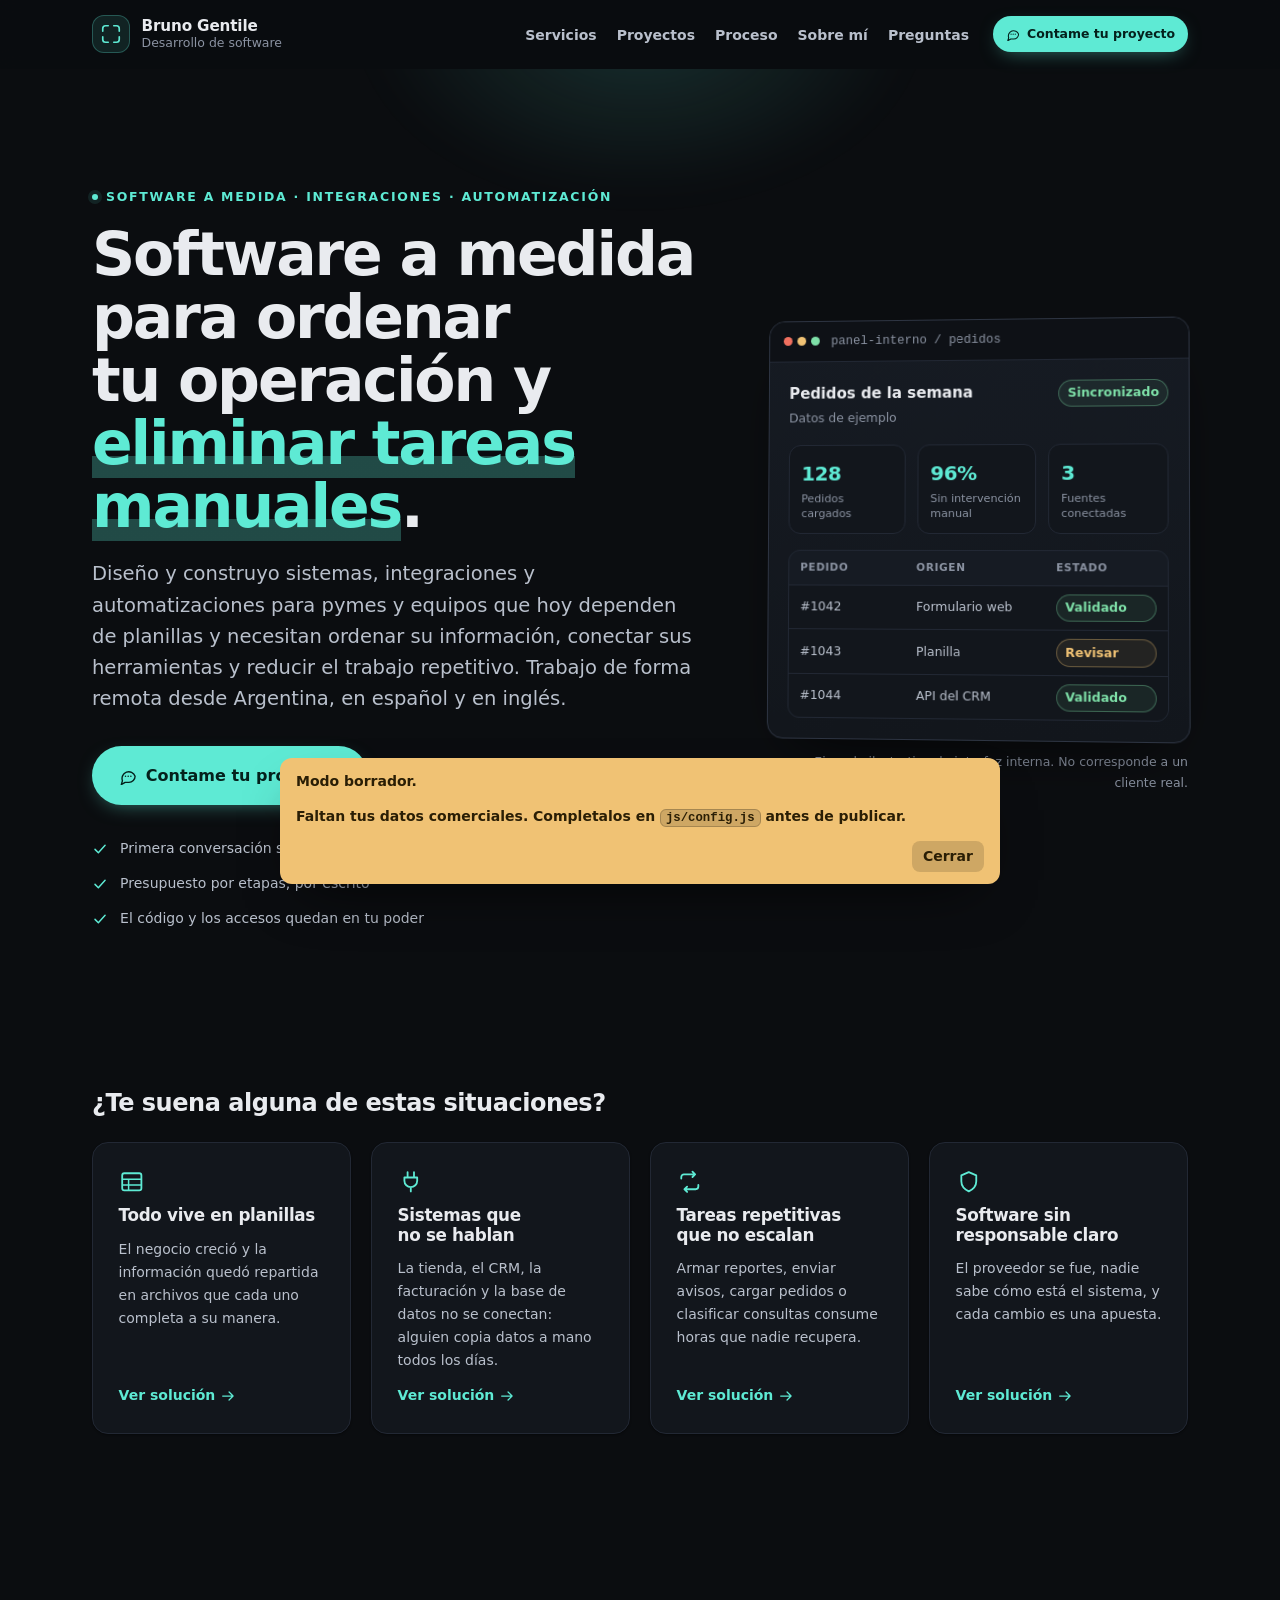
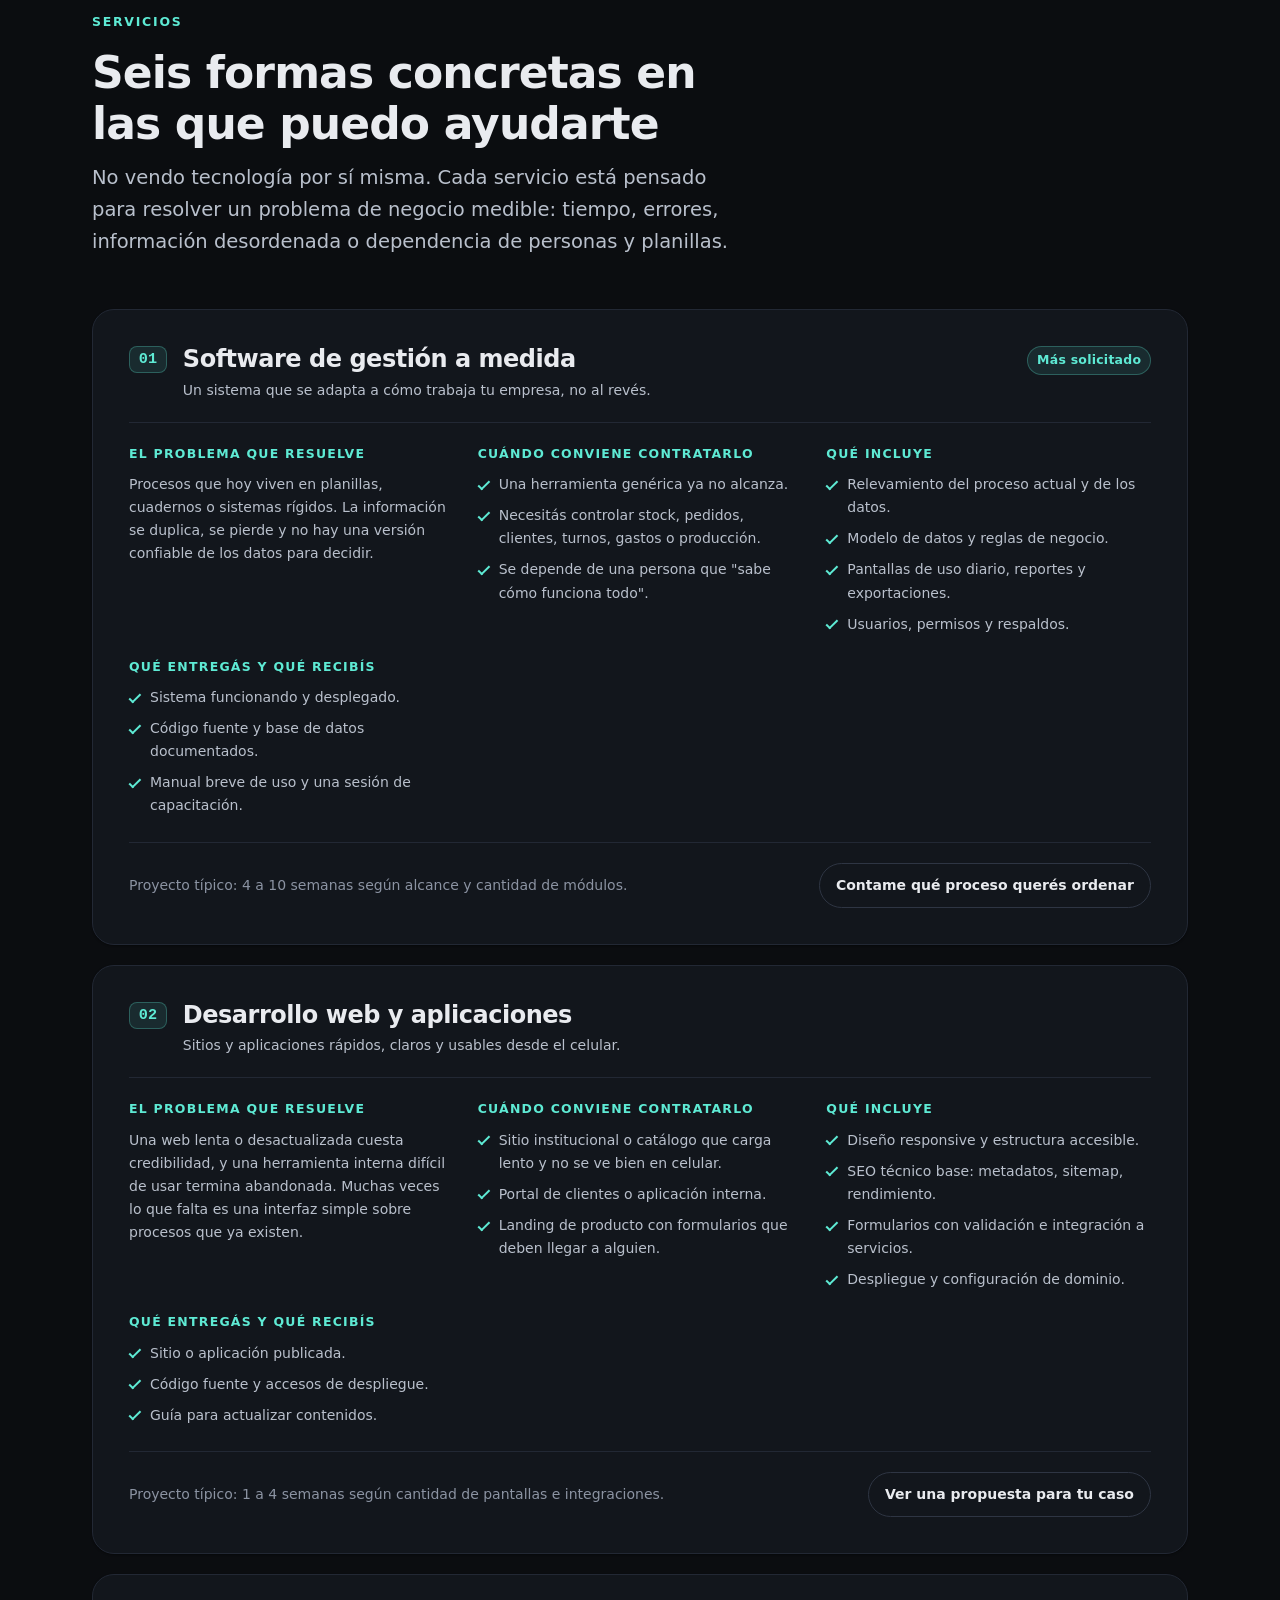
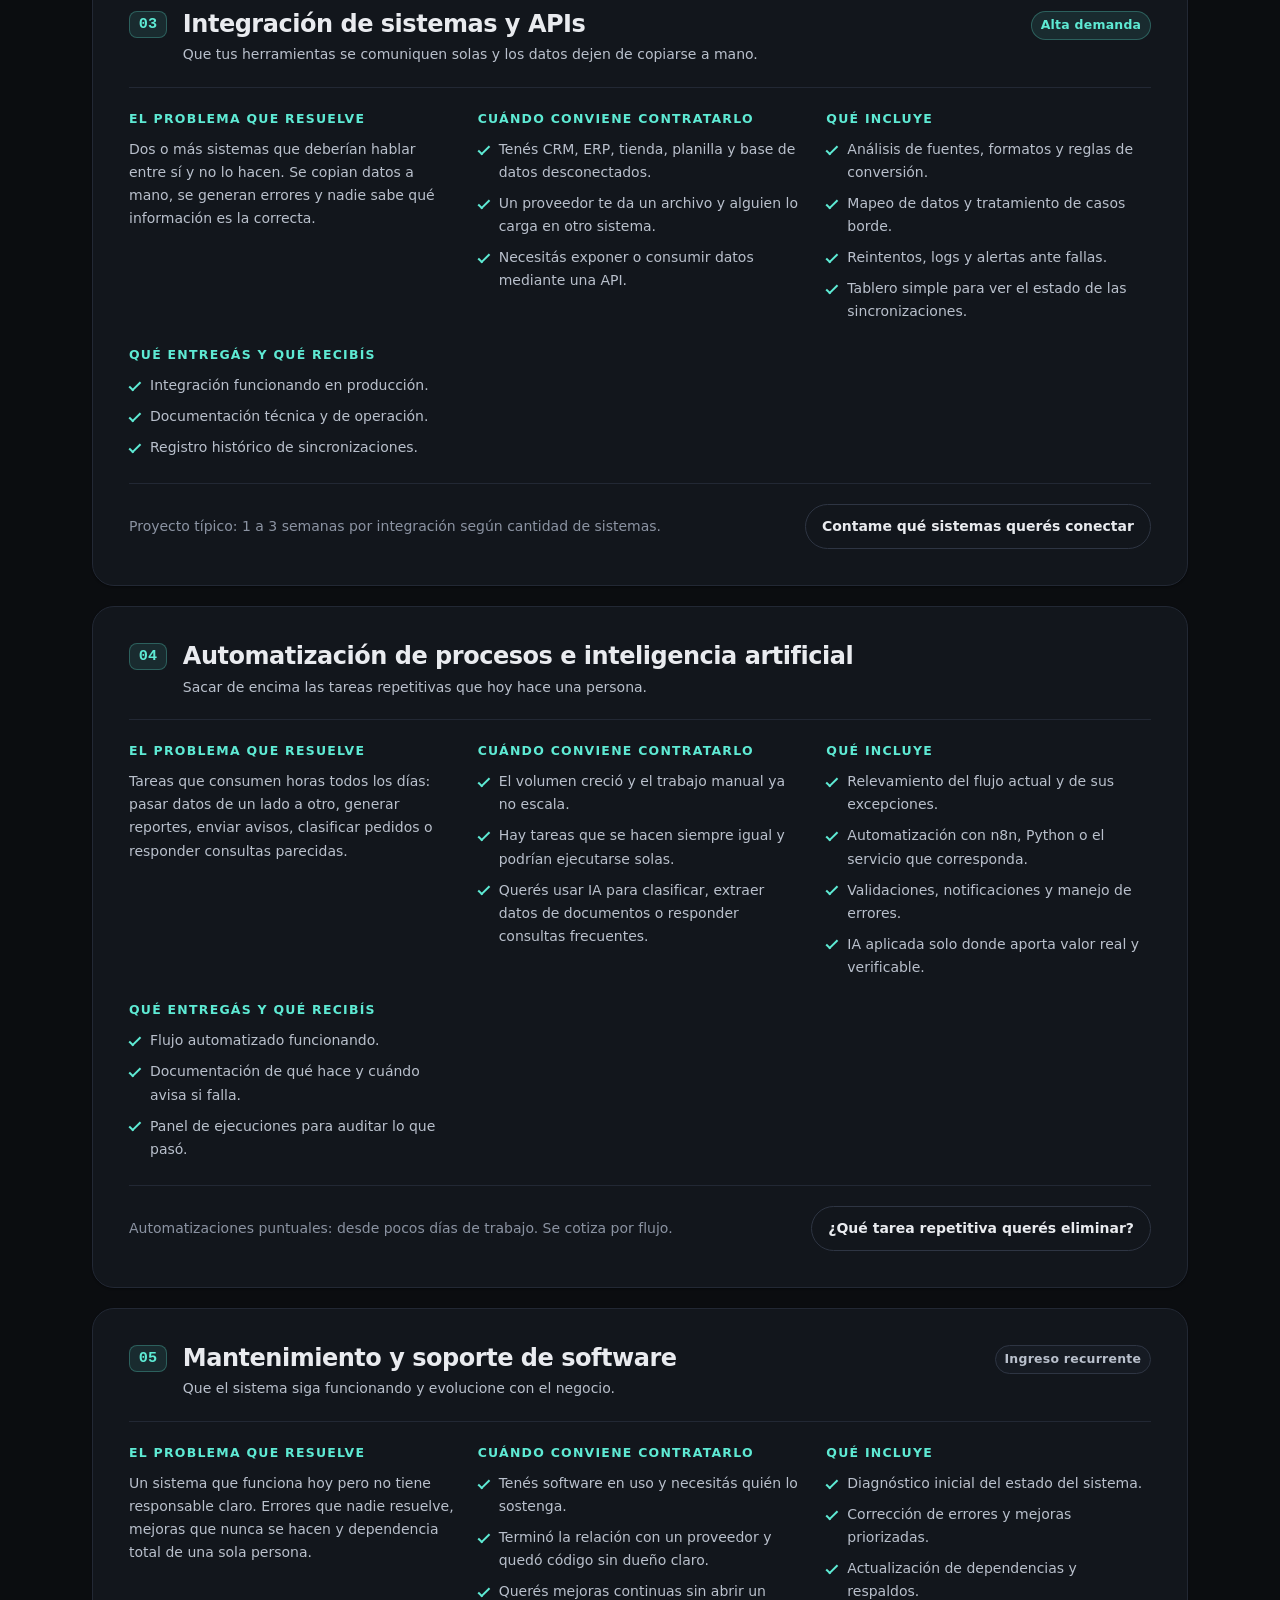
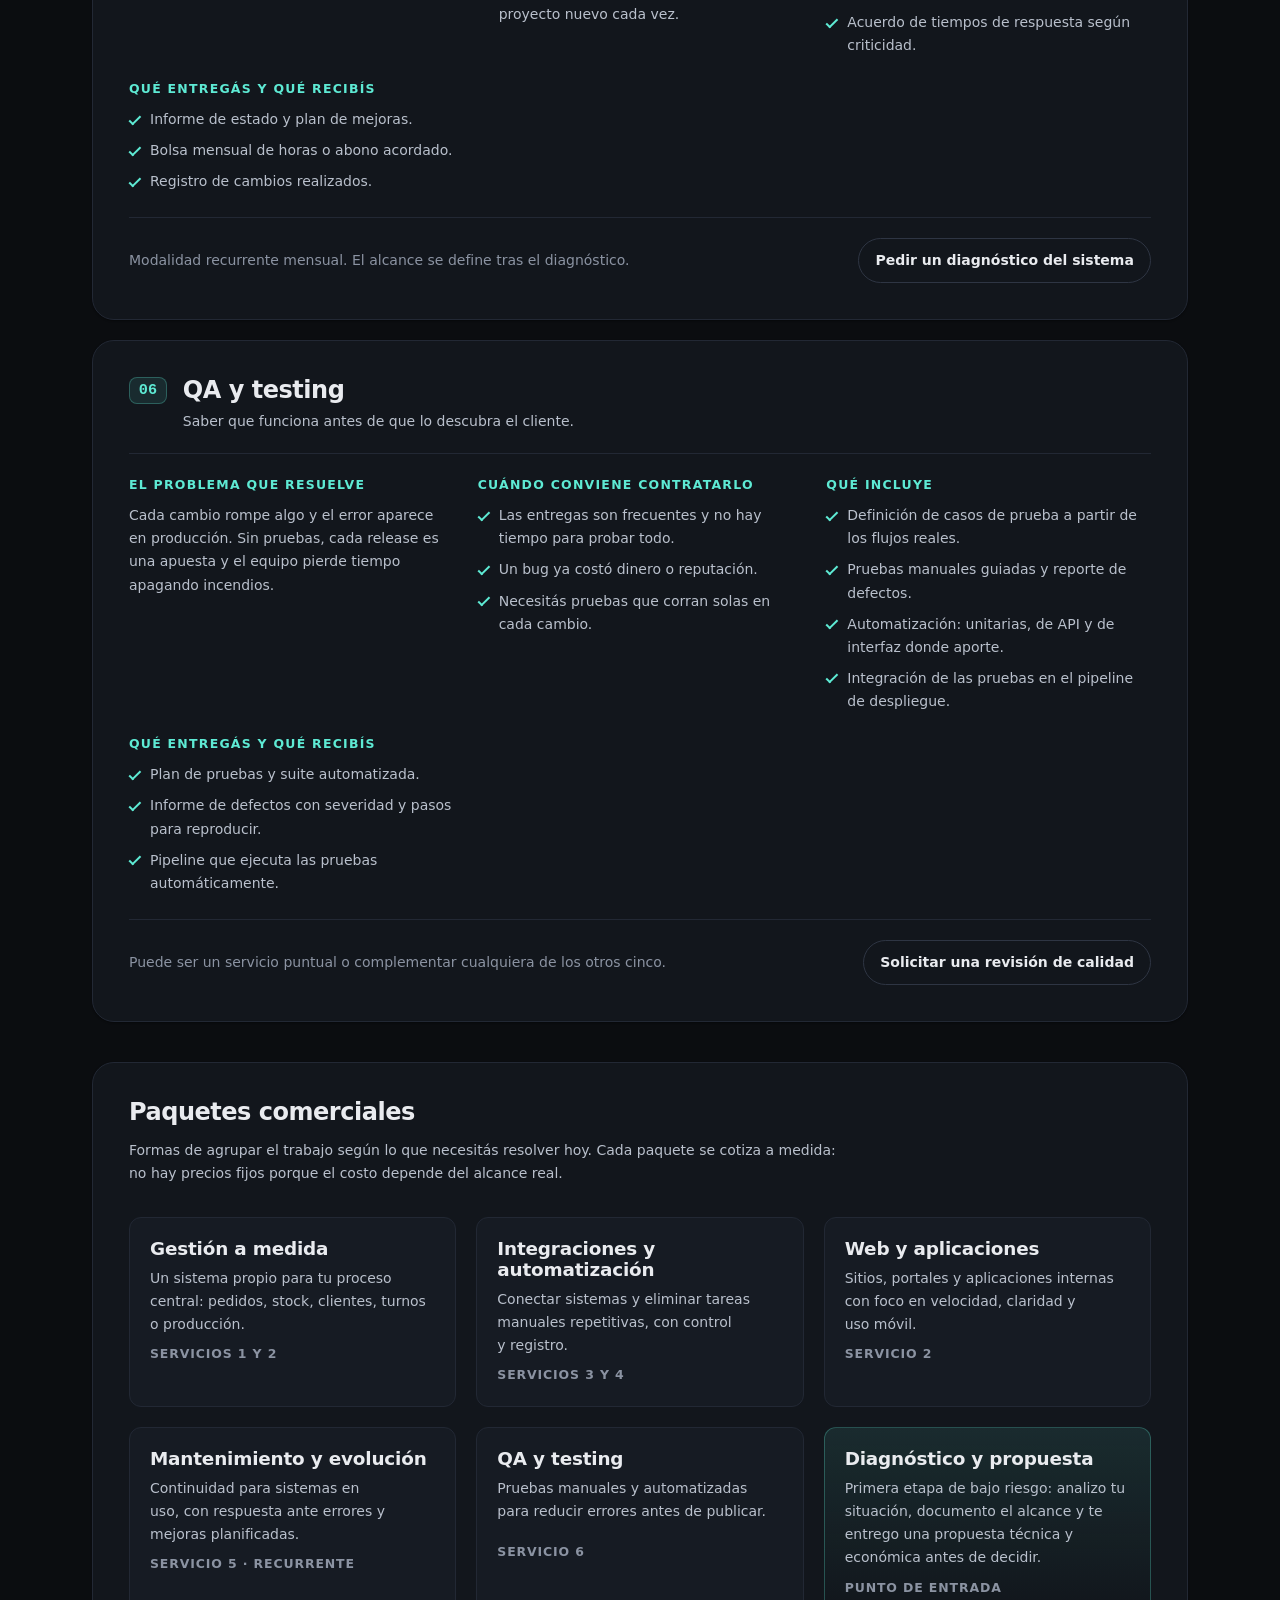
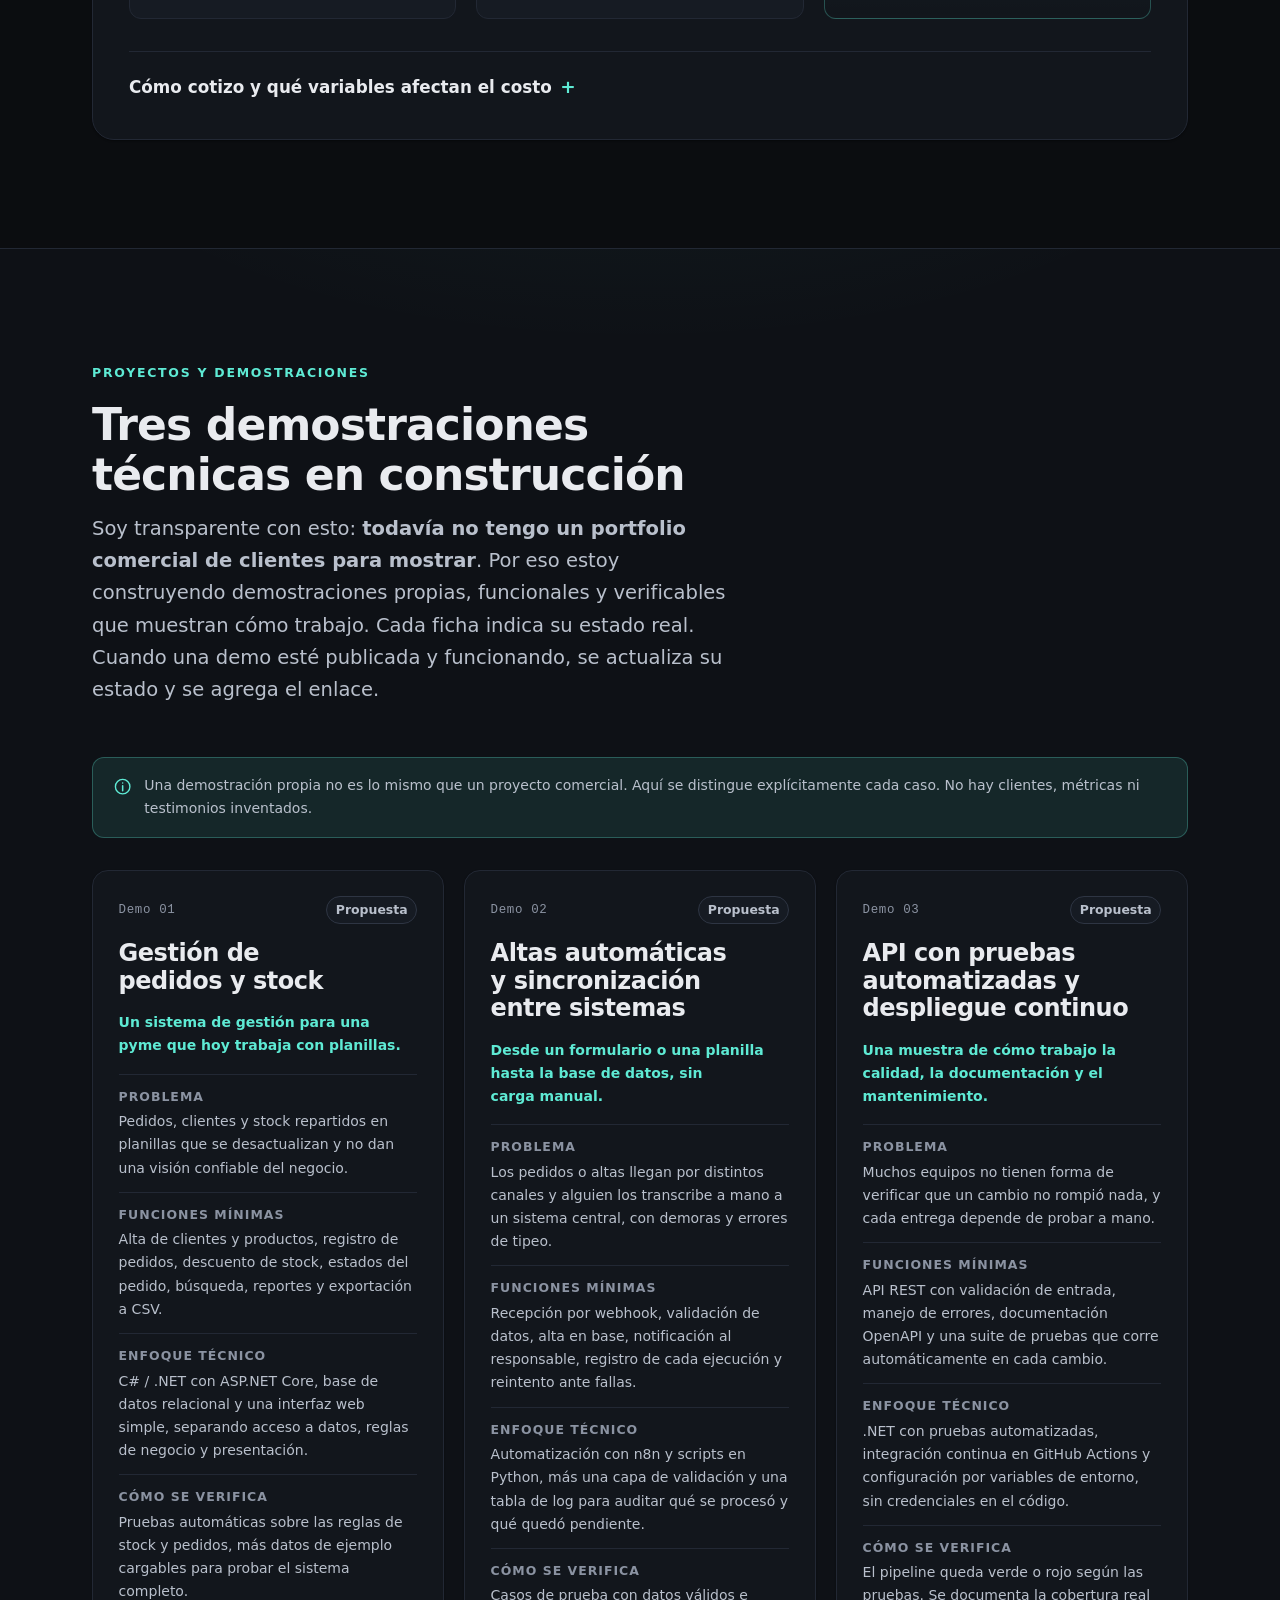
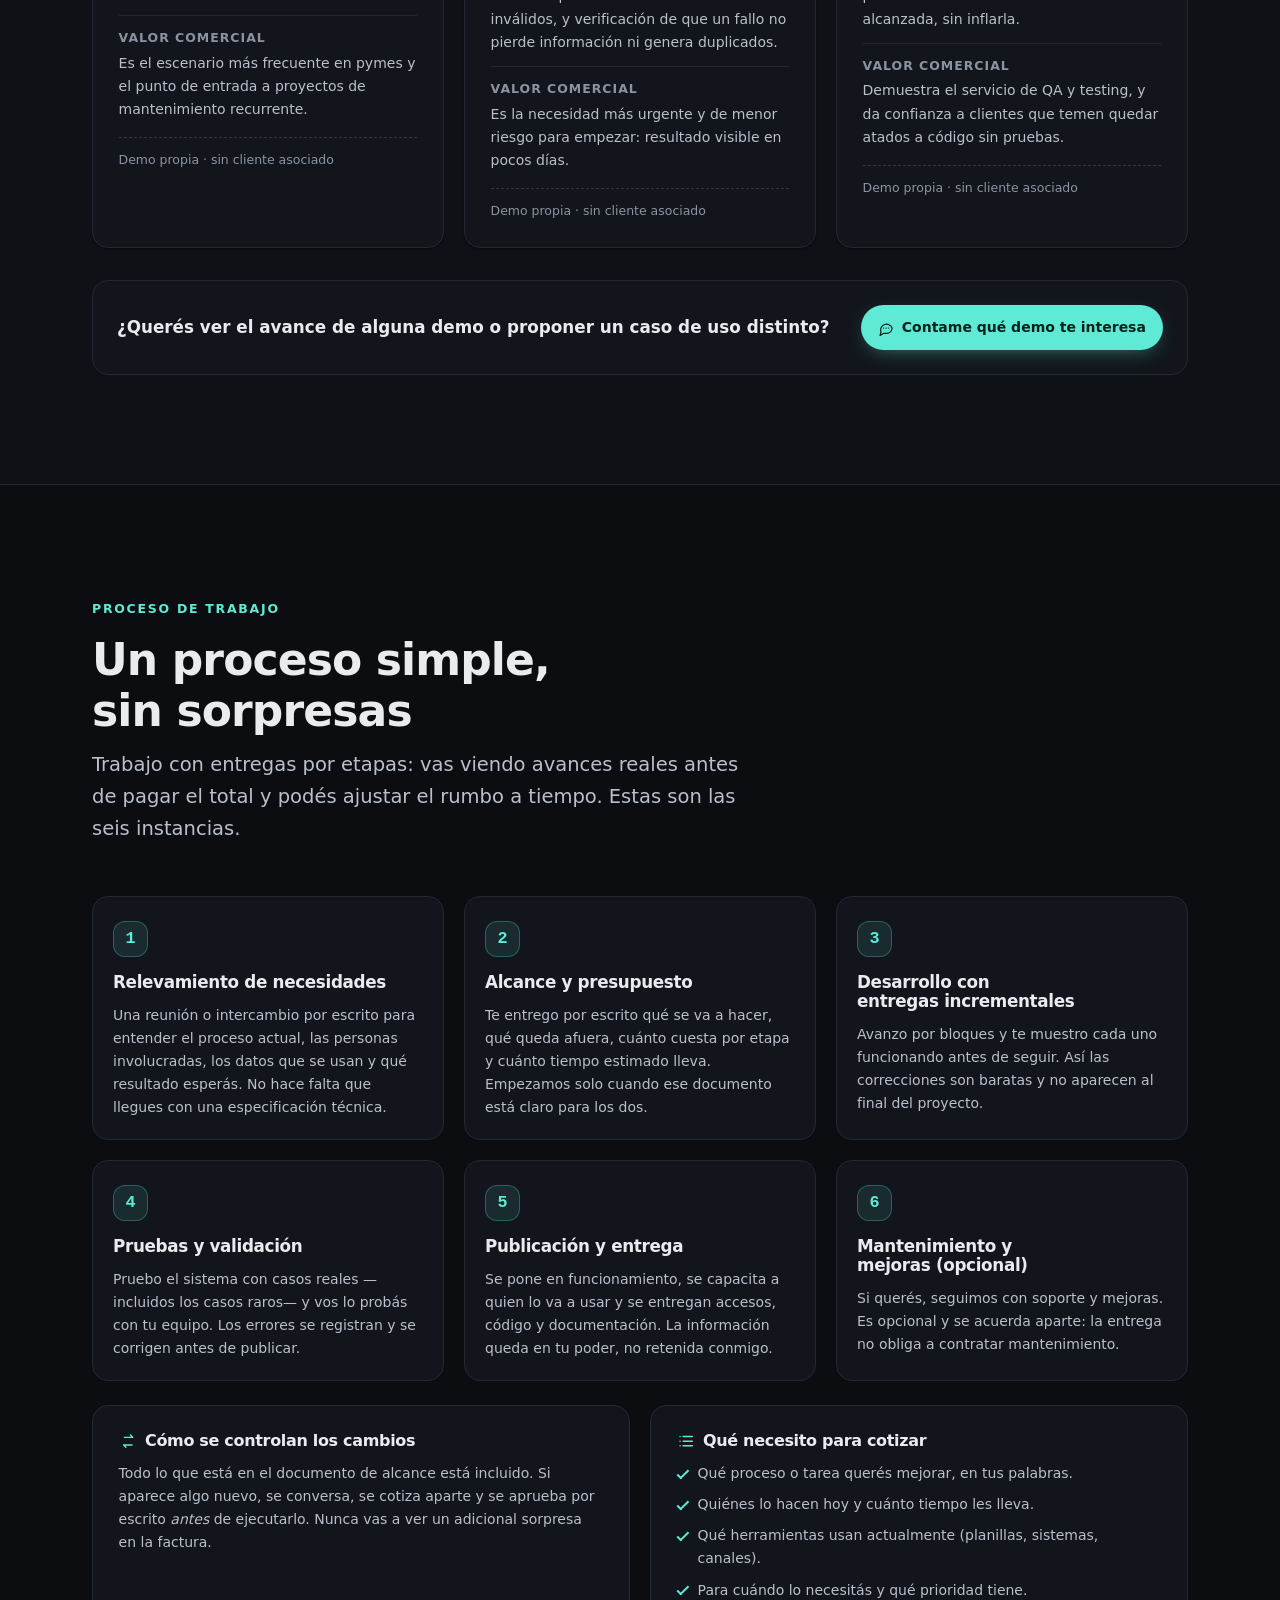
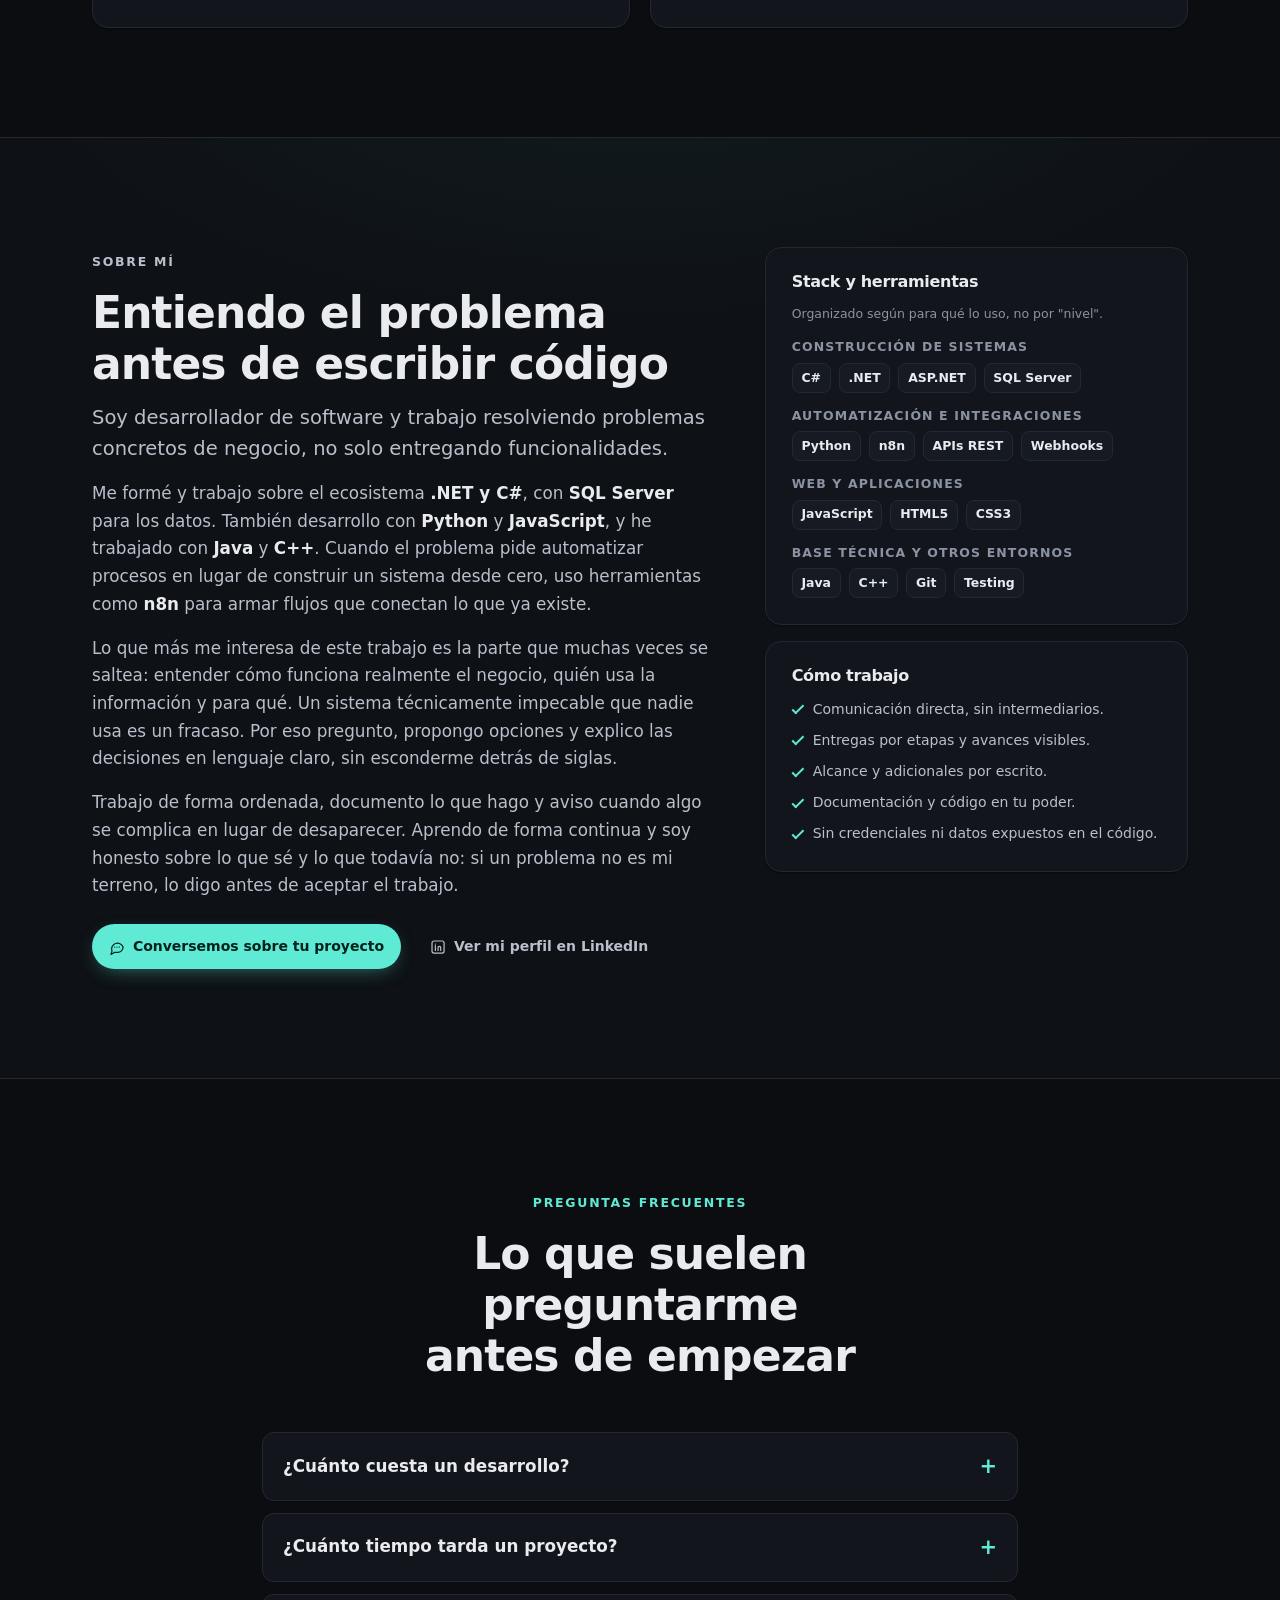
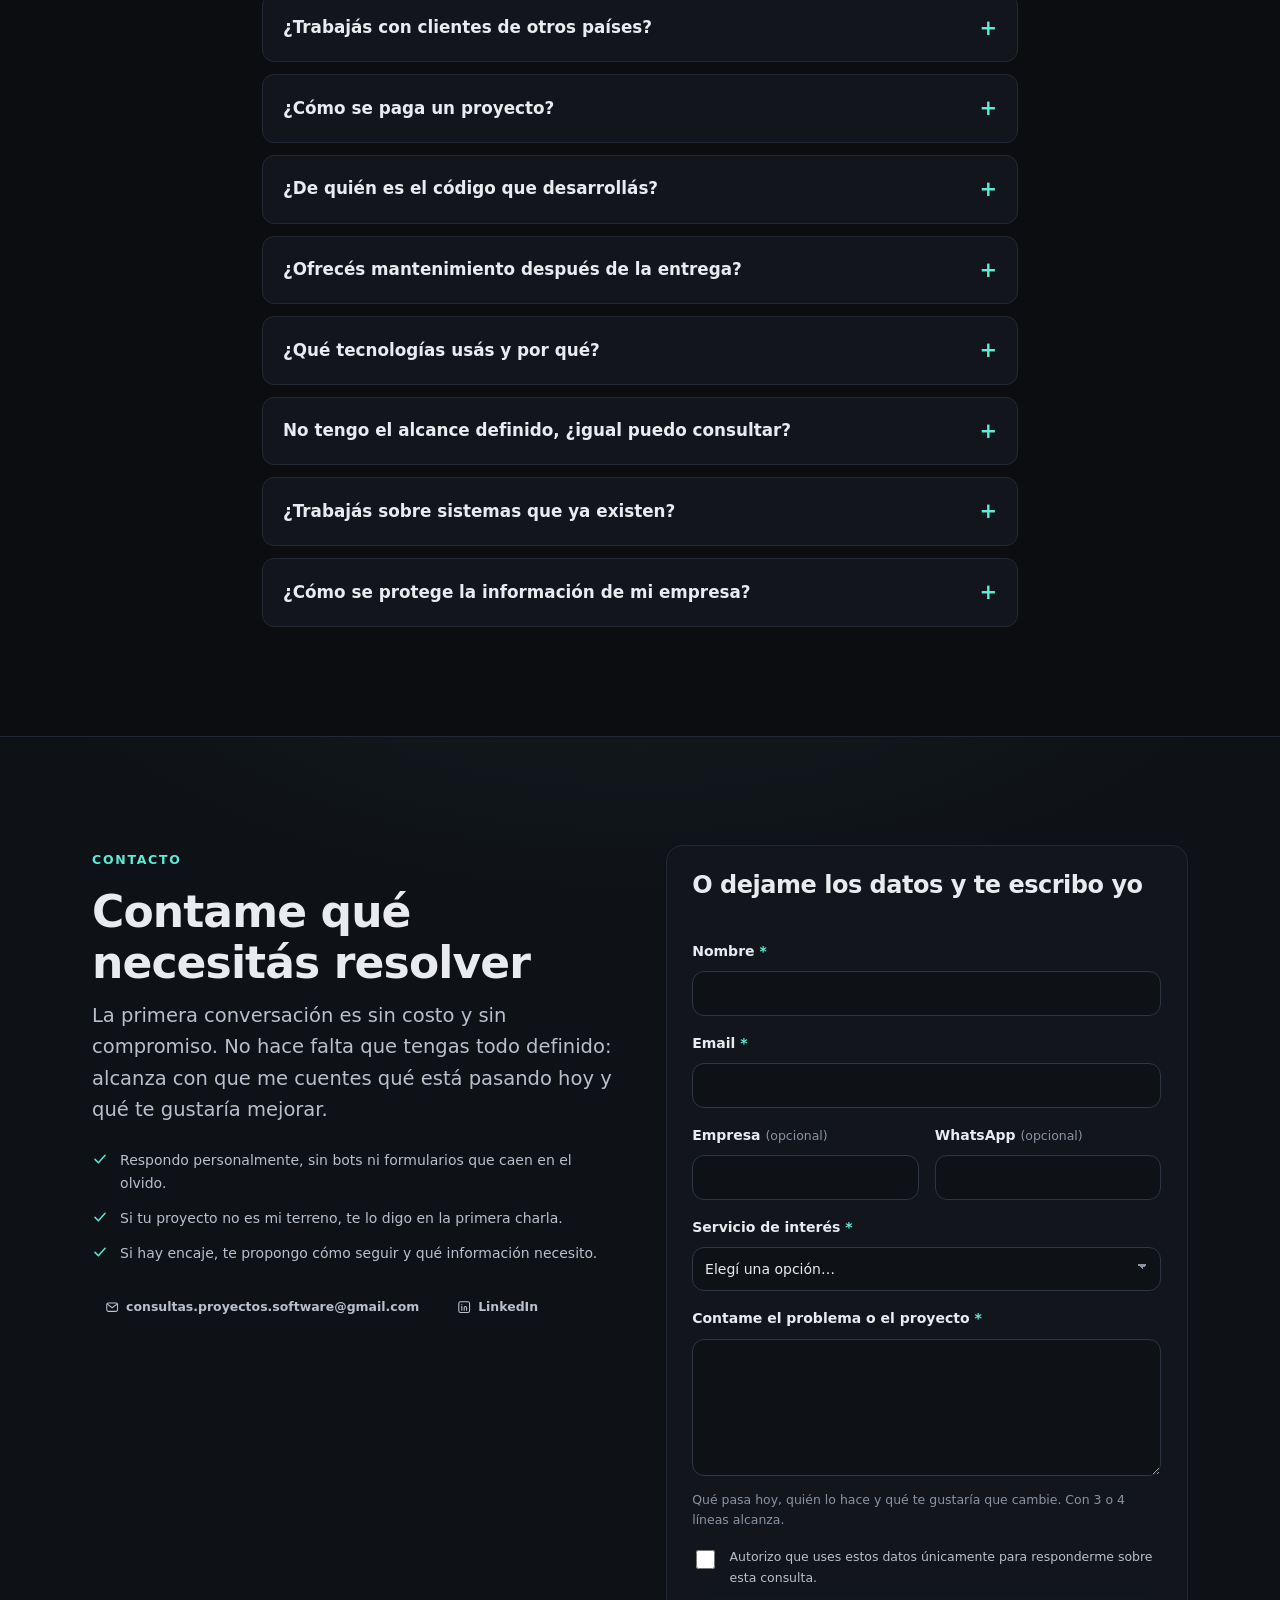
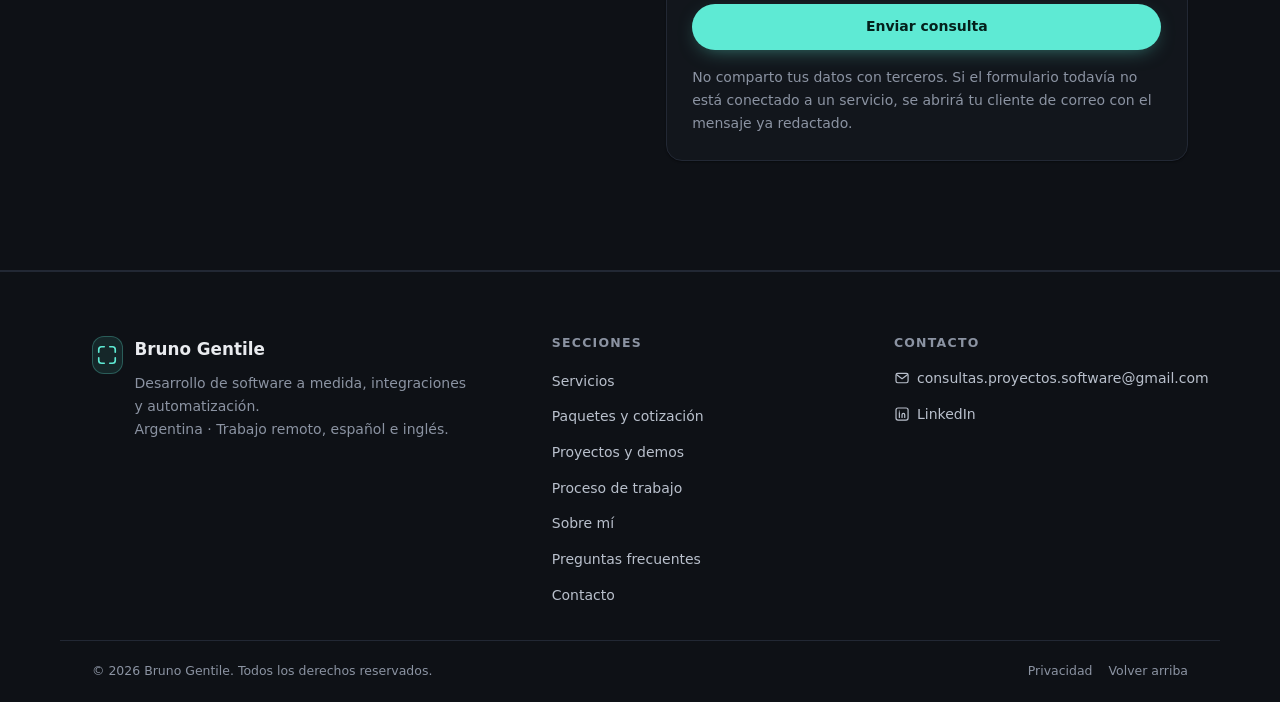
<file: index.html>
<!DOCTYPE html>
<html lang="es-AR">
<head>
<meta charset="utf-8">
<meta name="viewport" content="width=device-width, initial-scale=1">
<title>Desarrollo de software a medida e integraciones · Portafolio</title>
<meta name="description" content="Desarrollo software a medida, integraciones y automatizaciones para pymes que dependen de planillas y tareas manuales. Relevamiento, entregas por etapas, código mantenible y soporte posterior.">
<meta name="author" content="Bruno Gentile">
<meta name="theme-color" content="#0b0d10">
<meta name="robots" content="index, follow, max-image-preview:large">

<!-- Reemplazar https://tu-dominio.com por el dominio real antes de publicar -->
<link rel="canonical" href="https://tu-dominio.com/">
<link rel="icon" href="assets/favicon.svg" type="image/svg+xml">

<!-- Open Graph / Twitter. Exportá assets/social-card.html a PNG 1200x630 y ajustá la ruta. -->
<meta property="og:type" content="website">
<meta property="og:locale" content="es_AR">
<meta property="og:site_name" content="Desarrollo de software a medida">
<meta property="og:title" content="Software a medida para ordenar la operación de tu empresa">
<meta property="og:description" content="Sistemas, integraciones y automatizaciones para pymes. Menos tareas manuales, información ordenada y herramientas que se comunican entre sí.">
<meta property="og:url" content="https://tu-dominio.com/">
<meta property="og:image" content="https://tu-dominio.com/assets/social-card.svg">
<meta name="twitter:card" content="summary_large_image">
<meta name="twitter:title" content="Software a medida para ordenar la operación de tu empresa">
<meta name="twitter:description" content="Sistemas, integraciones y automatizaciones para pymes.">
<meta name="twitter:image" content="https://tu-dominio.com/assets/social-card.svg">

<link rel="stylesheet" href="css/styles.css">
<link rel="preload" as="style" href="css/styles.css">

<script type="application/ld+json">
{
  "@context": "https://schema.org",
  "@type": "ProfessionalService",
  "name": "Bruno Gentile",
  "description": "Desarrollo de software a medida, desarrollo web y aplicaciones, integración de sistemas y APIs, automatización de procesos e inteligencia artificial, mantenimiento de software y QA y testing.",
  "url": "https://tu-dominio.com/",
  "areaServed": ["AR", "Latinoamérica", "Remoto internacional"],
  "availableLanguage": ["es", "en"],
  "founder": { "@type": "Person", "name": "Bruno Gentile" },
  "knowsAbout": ["C#", ".NET", "ASP.NET", "SQL Server", "Python", "JavaScript", "Java", "C++", "Integración de APIs", "Automatización de procesos", "n8n", "QA y testing"],
  "hasOfferCatalog": {
    "@type": "OfferCatalog",
    "name": "Servicios",
    "itemListElement": [
      { "@type": "Offer", "itemOffered": { "@type": "Service", "name": "Desarrollo de software a medida" } },
      { "@type": "Offer", "itemOffered": { "@type": "Service", "name": "Desarrollo web y aplicaciones" } },
      { "@type": "Offer", "itemOffered": { "@type": "Service", "name": "Integración de sistemas y APIs" } },
      { "@type": "Offer", "itemOffered": { "@type": "Service", "name": "Automatización de procesos e inteligencia artificial" } },
      { "@type": "Offer", "itemOffered": { "@type": "Service", "name": "Mantenimiento y soporte de software" } },
      { "@type": "Offer", "itemOffered": { "@type": "Service", "name": "QA y testing" } }
    ]
  }
}
</script>
</head>
<body>
<a class="skip-link" href="#inicio">Saltar al contenido principal</a>

<!-- ============================= HEADER ============================= -->
<header class="site-header" id="site-header">
  <div class="wrap header-inner">
    <a class="brand" href="#inicio">
      <span class="brand-mark" aria-hidden="true">
        <svg viewBox="0 0 24 24" width="22" height="22"><use href="#i-brackets"></use></svg>
      </span>
      <span class="brand-text">
        <strong data-config="nameShort">Tu Nombre</strong>
        <small>Desarrollo de software</small>
      </span>
    </a>

    <button class="nav-toggle" id="nav-toggle" aria-expanded="false" aria-controls="primary-nav" aria-label="Abrir menú de navegación">
      <span class="nav-toggle-bars" aria-hidden="true"><i></i><i></i><i></i></span>
    </button>

    <nav class="nav" id="primary-nav" aria-label="Navegación principal">
      <ul>
        <li><a href="#servicios">Servicios</a></li>
        <li><a href="#proyectos">Proyectos</a></li>
        <li><a href="#proceso">Proceso</a></li>
        <li><a href="#sobre-mi">Sobre mí</a></li>
        <li><a href="#faq">Preguntas</a></li>
      </ul>
      <a class="btn btn-primary btn-sm" data-config-href="whatsapp" href="#contacto">
        <svg class="ico" aria-hidden="true"><use href="#i-chat"></use></svg>
        <span>Contame tu proyecto</span>
      </a>
    </nav>
  </div>
</header>

<main id="main">

<!-- ============================= HERO ============================= -->
<section class="hero" id="inicio">
  <div class="hero-glow" aria-hidden="true"></div>
  <div class="wrap hero-grid">
    <div class="hero-copy">
      <p class="eyebrow">
        <span class="dot" aria-hidden="true"></span>
        Software a medida · Integraciones · Automatización
      </p>
      <h1>
        Software a medida para ordenar tu operación y
        <span class="hl">eliminar tareas manuales</span>.
      </h1>
      <p class="lead">
        Diseño y construyo sistemas, integraciones y automatizaciones para pymes y equipos
        que hoy dependen de planillas y necesitan ordenar su información, conectar sus herramientas
        y reducir el trabajo repetitivo. Trabajo de forma remota desde Argentina, en
        español y en inglés.
      </p>

      <div class="hero-actions">
        <a class="btn btn-primary btn-lg" data-config-href="whatsapp" href="#contacto">
          <svg class="ico" aria-hidden="true"><use href="#i-chat"></use></svg>
          <span>Contame tu problema</span>
        </a>
        <a class="btn btn-ghost btn-lg" href="#servicios">
          <span>Ver cómo puedo ayudarte</span>
          <svg class="ico" aria-hidden="true"><use href="#i-arrow-down"></use></svg>
        </a>
      </div>

      <ul class="hero-facts" aria-label="Puntos clave de trabajo">
        <li><svg class="ico" aria-hidden="true"><use href="#i-check"></use></svg> Primera conversación sin costo</li>
        <li><svg class="ico" aria-hidden="true"><use href="#i-check"></use></svg> Presupuesto por etapas, por escrito</li>
        <li><svg class="ico" aria-hidden="true"><use href="#i-check"></use></svg> El código y los accesos quedan en tu poder</li>
      </ul>
    </div>

    <div class="hero-visual" aria-hidden="true">
      <!-- Ilustración de interfaz. NO representa a un cliente real. -->
      <div class="mock">
        <div class="mock-bar">
          <span class="mock-dots"><i></i><i></i><i></i></span>
          <span class="mock-url">panel-interno / pedidos</span>
        </div>
        <div class="mock-body">
          <div class="mock-head">
            <div>
              <p class="mock-title">Pedidos de la semana</p>
              <p class="mock-sub">Datos de ejemplo</p>
            </div>
            <span class="chip chip-ok">Sincronizado</span>
          </div>

          <div class="mock-tiles">
            <div class="tile"><span class="tile-n">128</span><span class="tile-l">Pedidos cargados</span></div>
            <div class="tile"><span class="tile-n">96%</span><span class="tile-l">Sin intervención manual</span></div>
            <div class="tile"><span class="tile-n">3</span><span class="tile-l">Fuentes conectadas</span></div>
          </div>

          <div class="mock-table">
            <div class="row r-head"><span>Pedido</span><span>Origen</span><span>Estado</span></div>
            <div class="row"><span>#1042</span><span>Formulario web</span><span class="chip chip-ok">Validado</span></div>
            <div class="row"><span>#1043</span><span>Planilla</span><span class="chip chip-warn">Revisar</span></div>
            <div class="row"><span>#1044</span><span>API del CRM</span><span class="chip chip-ok">Validado</span></div>
          </div>
        </div>
      </div>
      <p class="mock-caption">Ejemplo ilustrativo de interfaz interna. No corresponde a un cliente real.</p>
    </div>
  </div>
</section>

<!-- ============================= PROBLEMAS ============================= -->
<section class="section section-tight" aria-labelledby="prob-title">
  <div class="wrap">
    <h2 class="section-title-sm" id="prob-title">¿Te suena alguna de estas situaciones?</h2>
    <div class="grid grid-4">
      <article class="prob card">
        <svg class="ico ico-lg" aria-hidden="true"><use href="#i-table"></use></svg>
        <h3>Todo vive en planillas</h3>
        <p>El negocio creció y la información quedó repartida en archivos que cada uno completa a su manera.</p>
        <a class="link-more" href="#s-gestion">Ver solución <svg class="ico" aria-hidden="true"><use href="#i-arrow-right"></use></svg></a>
      </article>
      <article class="prob card">
        <svg class="ico ico-lg" aria-hidden="true"><use href="#i-plug"></use></svg>
        <h3>Sistemas que no se hablan</h3>
        <p>La tienda, el CRM, la facturación y la base de datos no se conectan: alguien copia datos a mano todos los días.</p>
        <a class="link-more" href="#s-integracion">Ver solución <svg class="ico" aria-hidden="true"><use href="#i-arrow-right"></use></svg></a>
      </article>
      <article class="prob card">
        <svg class="ico ico-lg" aria-hidden="true"><use href="#i-repeat"></use></svg>
        <h3>Tareas repetitivas que no escalan</h3>
        <p>Armar reportes, enviar avisos, cargar pedidos o clasificar consultas consume horas que nadie recupera.</p>
        <a class="link-more" href="#s-automatizacion">Ver solución <svg class="ico" aria-hidden="true"><use href="#i-arrow-right"></use></svg></a>
      </article>
      <article class="prob card">
        <svg class="ico ico-lg" aria-hidden="true"><use href="#i-shield"></use></svg>
        <h3>Software sin responsable claro</h3>
        <p>El proveedor se fue, nadie sabe cómo está el sistema, y cada cambio es una apuesta.</p>
        <a class="link-more" href="#s-mantenimiento">Ver solución <svg class="ico" aria-hidden="true"><use href="#i-arrow-right"></use></svg></a>
      </article>
    </div>
  </div>
</section>

<!-- ============================= SERVICIOS ============================= -->
<section class="section" id="servicios" aria-labelledby="svc-title">
  <div class="wrap">
    <header class="section-head">
      <p class="eyebrow">Servicios</p>
      <h2 id="svc-title">Seis formas concretas en las que puedo ayudarte</h2>
      <p class="section-lead">
        No vendo tecnología por sí misma. Cada servicio está pensado para resolver un
        problema de negocio medible: tiempo, errores, información desordenada o
        dependencia de personas y planillas.
      </p>
    </header>

    <!-- ------------- 1. Software de gestión a medida ------------- -->
    <article class="svc card card-lg" id="s-gestion">
      <div class="svc-head">
        <span class="svc-num" aria-hidden="true">01</span>
        <div class="svc-title">
          <h3>Software de gestión a medida</h3>
          <p>Un sistema que se adapta a cómo trabaja tu empresa, no al revés.</p>
        </div>
        <span class="tag tag-primary">Más solicitado</span>
      </div>
      <div class="svc-grid">
        <div class="svc-block">
          <h4>El problema que resuelve</h4>
          <p>Procesos que hoy viven en planillas, cuadernos o sistemas rígidos. La información se
          duplica, se pierde y no hay una versión confiable de los datos para decidir.</p>
        </div>
        <div class="svc-block">
          <h4>Cuándo conviene contratarlo</h4>
          <ul class="ticks">
            <li>Una herramienta genérica ya no alcanza.</li>
            <li>Necesitás controlar stock, pedidos, clientes, turnos, gastos o producción.</li>
            <li>Se depende de una persona que "sabe cómo funciona todo".</li>
          </ul>
        </div>
        <div class="svc-block">
          <h4>Qué incluye</h4>
          <ul class="ticks">
            <li>Relevamiento del proceso actual y de los datos.</li>
            <li>Modelo de datos y reglas de negocio.</li>
            <li>Pantallas de uso diario, reportes y exportaciones.</li>
            <li>Usuarios, permisos y respaldos.</li>
          </ul>
        </div>
        <div class="svc-block">
          <h4>Qué entregás y qué recibís</h4>
          <ul class="ticks">
            <li>Sistema funcionando y desplegado.</li>
            <li>Código fuente y base de datos documentados.</li>
            <li>Manual breve de uso y una sesión de capacitación.</li>
          </ul>
        </div>
      </div>
      <div class="svc-foot">
        <p class="svc-note">Proyecto típico: 4 a 10 semanas según alcance y cantidad de módulos.</p>
        <a class="btn btn-outline" data-config-href="whatsapp" data-config-href-prefix="Hola, quiero ordenar un proceso con software de gestión. " href="#contacto">
          Contame qué proceso querés ordenar
        </a>
      </div>
    </article>

    <!-- ------------- 2. Desarrollo web y aplicaciones ------------- -->
    <article class="svc card card-lg" id="s-web">
      <div class="svc-head">
        <span class="svc-num" aria-hidden="true">02</span>
        <div class="svc-title">
          <h3>Desarrollo web y aplicaciones</h3>
          <p>Sitios y aplicaciones rápidos, claros y usables desde el celular.</p>
        </div>
      </div>
      <div class="svc-grid">
        <div class="svc-block">
          <h4>El problema que resuelve</h4>
          <p>Una web lenta o desactualizada cuesta credibilidad, y una herramienta interna difícil
          de usar termina abandonada. Muchas veces lo que falta es una interfaz simple sobre
          procesos que ya existen.</p>
        </div>
        <div class="svc-block">
          <h4>Cuándo conviene contratarlo</h4>
          <ul class="ticks">
            <li>Sitio institucional o catálogo que carga lento y no se ve bien en celular.</li>
            <li>Portal de clientes o aplicación interna.</li>
            <li>Landing de producto con formularios que deben llegar a alguien.</li>
          </ul>
        </div>
        <div class="svc-block">
          <h4>Qué incluye</h4>
          <ul class="ticks">
            <li>Diseño responsive y estructura accesible.</li>
            <li>SEO técnico base: metadatos, sitemap, rendimiento.</li>
            <li>Formularios con validación e integración a servicios.</li>
            <li>Despliegue y configuración de dominio.</li>
          </ul>
        </div>
        <div class="svc-block">
          <h4>Qué entregás y qué recibís</h4>
          <ul class="ticks">
            <li>Sitio o aplicación publicada.</li>
            <li>Código fuente y accesos de despliegue.</li>
            <li>Guía para actualizar contenidos.</li>
          </ul>
        </div>
      </div>
      <div class="svc-foot">
        <p class="svc-note">Proyecto típico: 1 a 4 semanas según cantidad de pantallas e integraciones.</p>
        <a class="btn btn-outline" data-config-href="whatsapp" data-config-href-prefix="Hola, necesito una web o una aplicación. " href="#contacto">
          Ver una propuesta para tu caso
        </a>
      </div>
    </article>

    <!-- ------------- 3. Integración de sistemas y APIs ------------- -->
    <article class="svc card card-lg" id="s-integracion">
      <div class="svc-head">
        <span class="svc-num" aria-hidden="true">03</span>
        <div class="svc-title">
          <h3>Integración de sistemas y APIs</h3>
          <p>Que tus herramientas se comuniquen solas y los datos dejen de copiarse a mano.</p>
        </div>
        <span class="tag tag-primary">Alta demanda</span>
      </div>
      <div class="svc-grid">
        <div class="svc-block">
          <h4>El problema que resuelve</h4>
          <p>Dos o más sistemas que deberían hablar entre sí y no lo hacen. Se copian datos a mano,
          se generan errores y nadie sabe qué información es la correcta.</p>
        </div>
        <div class="svc-block">
          <h4>Cuándo conviene contratarlo</h4>
          <ul class="ticks">
            <li>Tenés CRM, ERP, tienda, planilla y base de datos desconectados.</li>
            <li>Un proveedor te da un archivo y alguien lo carga en otro sistema.</li>
            <li>Necesitás exponer o consumir datos mediante una API.</li>
          </ul>
        </div>
        <div class="svc-block">
          <h4>Qué incluye</h4>
          <ul class="ticks">
            <li>Análisis de fuentes, formatos y reglas de conversión.</li>
            <li>Mapeo de datos y tratamiento de casos borde.</li>
            <li>Reintentos, logs y alertas ante fallas.</li>
            <li>Tablero simple para ver el estado de las sincronizaciones.</li>
          </ul>
        </div>
        <div class="svc-block">
          <h4>Qué entregás y qué recibís</h4>
          <ul class="ticks">
            <li>Integración funcionando en producción.</li>
            <li>Documentación técnica y de operación.</li>
            <li>Registro histórico de sincronizaciones.</li>
          </ul>
        </div>
      </div>
      <div class="svc-foot">
        <p class="svc-note">Proyecto típico: 1 a 3 semanas por integración según cantidad de sistemas.</p>
        <a class="btn btn-outline" data-config-href="whatsapp" data-config-href-prefix="Hola, necesito conectar sistemas o APIs. " href="#contacto">
          Contame qué sistemas querés conectar
        </a>
      </div>
    </article>

    <!-- ------------- 4. Automatización e IA ------------- -->
    <article class="svc card card-lg" id="s-automatizacion">
      <div class="svc-head">
        <span class="svc-num" aria-hidden="true">04</span>
        <div class="svc-title">
          <h3>Automatización de procesos e inteligencia artificial</h3>
          <p>Sacar de encima las tareas repetitivas que hoy hace una persona.</p>
        </div>
      </div>
      <div class="svc-grid">
        <div class="svc-block">
          <h4>El problema que resuelve</h4>
          <p>Tareas que consumen horas todos los días: pasar datos de un lado a otro, generar
          reportes, enviar avisos, clasificar pedidos o responder consultas parecidas.</p>
        </div>
        <div class="svc-block">
          <h4>Cuándo conviene contratarlo</h4>
          <ul class="ticks">
            <li>El volumen creció y el trabajo manual ya no escala.</li>
            <li>Hay tareas que se hacen siempre igual y podrían ejecutarse solas.</li>
            <li>Querés usar IA para clasificar, extraer datos de documentos o responder consultas frecuentes.</li>
          </ul>
        </div>
        <div class="svc-block">
          <h4>Qué incluye</h4>
          <ul class="ticks">
            <li>Relevamiento del flujo actual y de sus excepciones.</li>
            <li>Automatización con n8n, Python o el servicio que corresponda.</li>
            <li>Validaciones, notificaciones y manejo de errores.</li>
            <li>IA aplicada solo donde aporta valor real y verificable.</li>
          </ul>
        </div>
        <div class="svc-block">
          <h4>Qué entregás y qué recibís</h4>
          <ul class="ticks">
            <li>Flujo automatizado funcionando.</li>
            <li>Documentación de qué hace y cuándo avisa si falla.</li>
            <li>Panel de ejecuciones para auditar lo que pasó.</li>
          </ul>
        </div>
      </div>
      <div class="svc-foot">
        <p class="svc-note">Automatizaciones puntuales: desde pocos días de trabajo. Se cotiza por flujo.</p>
        <a class="btn btn-outline" data-config-href="whatsapp" data-config-href-prefix="Hola, tengo una tarea manual que quiero automatizar. " href="#contacto">
          ¿Qué tarea repetitiva querés eliminar?
        </a>
      </div>
    </article>

    <!-- ------------- 5. Mantenimiento ------------- -->
    <article class="svc card card-lg" id="s-mantenimiento">
      <div class="svc-head">
        <span class="svc-num" aria-hidden="true">05</span>
        <div class="svc-title">
          <h3>Mantenimiento y soporte de software</h3>
          <p>Que el sistema siga funcionando y evolucione con el negocio.</p>
        </div>
        <span class="tag">Ingreso recurrente</span>
      </div>
      <div class="svc-grid">
        <div class="svc-block">
          <h4>El problema que resuelve</h4>
          <p>Un sistema que funciona hoy pero no tiene responsable claro. Errores que nadie
          resuelve, mejoras que nunca se hacen y dependencia total de una sola persona.</p>
        </div>
        <div class="svc-block">
          <h4>Cuándo conviene contratarlo</h4>
          <ul class="ticks">
            <li>Tenés software en uso y necesitás quién lo sostenga.</li>
            <li>Terminó la relación con un proveedor y quedó código sin dueño claro.</li>
            <li>Querés mejoras continuas sin abrir un proyecto nuevo cada vez.</li>
          </ul>
        </div>
        <div class="svc-block">
          <h4>Qué incluye</h4>
          <ul class="ticks">
            <li>Diagnóstico inicial del estado del sistema.</li>
            <li>Corrección de errores y mejoras priorizadas.</li>
            <li>Actualización de dependencias y respaldos.</li>
            <li>Acuerdo de tiempos de respuesta según criticidad.</li>
          </ul>
        </div>
        <div class="svc-block">
          <h4>Qué entregás y qué recibís</h4>
          <ul class="ticks">
            <li>Informe de estado y plan de mejoras.</li>
            <li>Bolsa mensual de horas o abono acordado.</li>
            <li>Registro de cambios realizados.</li>
          </ul>
        </div>
      </div>
      <div class="svc-foot">
        <p class="svc-note">Modalidad recurrente mensual. El alcance se define tras el diagnóstico.</p>
        <a class="btn btn-outline" data-config-href="whatsapp" data-config-href-prefix="Hola, quiero un diagnóstico de mantenimiento para un sistema. " href="#contacto">
          Pedir un diagnóstico del sistema
        </a>
      </div>
    </article>

    <!-- ------------- 6. QA y testing ------------- -->
    <article class="svc card card-lg" id="s-qa">
      <div class="svc-head">
        <span class="svc-num" aria-hidden="true">06</span>
        <div class="svc-title">
          <h3>QA y testing</h3>
          <p>Saber que funciona antes de que lo descubra el cliente.</p>
        </div>
      </div>
      <div class="svc-grid">
        <div class="svc-block">
          <h4>El problema que resuelve</h4>
          <p>Cada cambio rompe algo y el error aparece en producción. Sin pruebas, cada
          release es una apuesta y el equipo pierde tiempo apagando incendios.</p>
        </div>
        <div class="svc-block">
          <h4>Cuándo conviene contratarlo</h4>
          <ul class="ticks">
            <li>Las entregas son frecuentes y no hay tiempo para probar todo.</li>
            <li>Un bug ya costó dinero o reputación.</li>
            <li>Necesitás pruebas que corran solas en cada cambio.</li>
          </ul>
        </div>
        <div class="svc-block">
          <h4>Qué incluye</h4>
          <ul class="ticks">
            <li>Definición de casos de prueba a partir de los flujos reales.</li>
            <li>Pruebas manuales guiadas y reporte de defectos.</li>
            <li>Automatización: unitarias, de API y de interfaz donde aporte.</li>
            <li>Integración de las pruebas en el pipeline de despliegue.</li>
          </ul>
        </div>
        <div class="svc-block">
          <h4>Qué entregás y qué recibís</h4>
          <ul class="ticks">
            <li>Plan de pruebas y suite automatizada.</li>
            <li>Informe de defectos con severidad y pasos para reproducir.</li>
            <li>Pipeline que ejecuta las pruebas automáticamente.</li>
          </ul>
        </div>
      </div>
      <div class="svc-foot">
        <p class="svc-note">Puede ser un servicio puntual o complementar cualquiera de los otros cinco.</p>
        <a class="btn btn-outline" data-config-href="whatsapp" data-config-href-prefix="Hola, quiero mejorar la calidad o el testing de mi software. " href="#contacto">
          Solicitar una revisión de calidad
        </a>
      </div>
    </article>

    <!-- ------------- Paquetes ------------- -->
    <div class="packages card card-lg" id="paquetes">
      <header class="packages-head">
        <h3>Paquetes comerciales</h3>
        <p>Formas de agrupar el trabajo según lo que necesitás resolver hoy. Cada paquete se cotiza
        a medida: no hay precios fijos porque el costo depende del alcance real.</p>
      </header>
      <div class="grid grid-3">
        <div class="pkg">
          <h4>Gestión a medida</h4>
          <p>Un sistema propio para tu proceso central: pedidos, stock, clientes, turnos o producción.</p>
          <p class="pkg-svc">Servicios 1 y 2</p>
        </div>
        <div class="pkg">
          <h4>Integraciones y automatización</h4>
          <p>Conectar sistemas y eliminar tareas manuales repetitivas, con control y registro.</p>
          <p class="pkg-svc">Servicios 3 y 4</p>
        </div>
        <div class="pkg">
          <h4>Web y aplicaciones</h4>
          <p>Sitios, portales y aplicaciones internas con foco en velocidad, claridad y uso móvil.</p>
          <p class="pkg-svc">Servicio 2</p>
        </div>
        <div class="pkg">
          <h4>Mantenimiento y evolución</h4>
          <p>Continuidad para sistemas en uso, con respuesta ante errores y mejoras planificadas.</p>
          <p class="pkg-svc">Servicio 5 · recurrente</p>
        </div>
        <div class="pkg">
          <h4>QA y testing</h4>
          <p>Pruebas manuales y automatizadas para reducir errores antes de publicar.</p>
          <p class="pkg-svc">Servicio 6</p>
        </div>
        <div class="pkg pkg-accent">
          <h4>Diagnóstico y propuesta</h4>
          <p>Primera etapa de bajo riesgo: analizo tu situación, documento el alcance y te entrego
          una propuesta técnica y económica antes de decidir.</p>
          <p class="pkg-svc">Punto de entrada</p>
        </div>
      </div>

      <details class="pricing">
        <summary>Cómo cotizo y qué variables afectan el costo</summary>
        <div class="pricing-body">
          <p>No publico precios cerrados porque dos proyectos con el mismo nombre pueden costar
          muy distinto. Estas son las variables que sí mueven el número:</p>
          <ul class="ticks ticks-2col">
            <li>Cantidad de funciones y pantallas del alcance.</li>
            <li>Número de sistemas a integrar y calidad de sus datos.</li>
            <li>Migración de datos existentes y su nivel de desorden.</li>
            <li>Cantidad de usuarios, roles y permisos.</li>
            <li>Requisitos de seguridad, auditoría o respaldo.</li>
            <li>Urgencia y plazos solicitados.</li>
            <li>Estado del software existente si hay que continuarlo.</li>
            <li>Necesidad de soporte posterior y su nivel de servicio.</li>
          </ul>
          <p><strong>Método:</strong> una reunión breve de relevamiento, un documento de alcance
          por etapas, y una propuesta con precio fijo por etapa o bolsa de horas estimada.
          Los cambios fuera del alcance acordado se cotizan aparte y por escrito, antes de
          ejecutarlos.</p>
          <p class="muted">Sugerencia para el titular del sitio: definí tu tarifa hora y tu
          proyecto mínimo antes de publicar. Ver <code>docs/01-estrategia.md</code>.</p>
        </div>
      </details>
    </div>
  </div>
</section>

<!-- ============================= PROYECTOS ============================= -->
<section class="section section-alt" id="proyectos" aria-labelledby="proj-title">
  <div class="wrap">
    <header class="section-head">
      <p class="eyebrow">Proyectos y demostraciones</p>
      <h2 id="proj-title">Tres demostraciones técnicas en construcción</h2>
      <p class="section-lead">
        Soy transparente con esto: <strong>todavía no tengo un portfolio comercial de clientes
        para mostrar</strong>. Por eso estoy construyendo demostraciones propias, funcionales y
        verificables que muestran cómo trabajo. Cada ficha indica su estado real.
        Cuando una demo esté publicada y funcionando, se actualiza su estado y se agrega el enlace.
      </p>
    </header>

    <div class="notice" role="note">
      <svg class="ico" aria-hidden="true"><use href="#i-info"></use></svg>
      <p>Una demostración propia no es lo mismo que un proyecto comercial. Aquí se distingue
      explícitamente cada caso. No hay clientes, métricas ni testimonios inventados.</p>
    </div>

    <div class="grid grid-3 proj-grid">

      <!-- PROYECTO 1 -->
      <article class="proj card" id="p-gestion">
        <div class="proj-top">
          <span class="proj-code">Demo 01</span>
          <span class="status status-plan">Propuesta</span>
        </div>
        <h3>Gestión de pedidos y stock</h3>
        <p class="proj-claim">Un sistema de gestión para una pyme que hoy trabaja con planillas.</p>

        <dl class="proj-dl">
          <div>
            <dt>Problema</dt>
            <dd>Pedidos, clientes y stock repartidos en planillas que se desactualizan y no dan una
            visión confiable del negocio.</dd>
          </div>
          <div>
            <dt>Funciones mínimas</dt>
            <dd>Alta de clientes y productos, registro de pedidos, descuento de stock, estados del
            pedido, búsqueda, reportes y exportación a CSV.</dd>
          </div>
          <div>
            <dt>Enfoque técnico</dt>
            <dd>C# / .NET con ASP.NET Core, base de datos relacional y una interfaz web simple,
            separando acceso a datos, reglas de negocio y presentación.</dd>
          </div>
          <div>
            <dt>Cómo se verifica</dt>
            <dd>Pruebas automáticas sobre las reglas de stock y pedidos, más datos de ejemplo
            cargables para probar el sistema completo.</dd>
          </div>
          <div>
            <dt>Valor comercial</dt>
            <dd>Es el escenario más frecuente en pymes y el punto de entrada a proyectos de
            mantenimiento recurrente.</dd>
          </div>
        </dl>
        <p class="proj-foot">Demo propia · sin cliente asociado</p>
      </article>

      <!-- PROYECTO 2 -->
      <article class="proj card" id="p-integracion">
        <div class="proj-top">
          <span class="proj-code">Demo 02</span>
          <span class="status status-plan">Propuesta</span>
        </div>
        <h3>Altas automáticas y sincronización entre sistemas</h3>
        <p class="proj-claim">Desde un formulario o una planilla hasta la base de datos, sin carga manual.</p>

        <dl class="proj-dl">
          <div>
            <dt>Problema</dt>
            <dd>Los pedidos o altas llegan por distintos canales y alguien los transcribe a mano a
            un sistema central, con demoras y errores de tipeo.</dd>
          </div>
          <div>
            <dt>Funciones mínimas</dt>
            <dd>Recepción por webhook, validación de datos, alta en base, notificación al
            responsable, registro de cada ejecución y reintento ante fallas.</dd>
          </div>
          <div>
            <dt>Enfoque técnico</dt>
            <dd>Automatización con n8n y scripts en Python, más una capa de validación y una tabla
            de log para auditar qué se procesó y qué quedó pendiente.</dd>
          </div>
          <div>
            <dt>Cómo se verifica</dt>
            <dd>Casos de prueba con datos válidos e inválidos, y verificación de que un fallo no
            pierde información ni genera duplicados.</dd>
          </div>
          <div>
            <dt>Valor comercial</dt>
            <dd>Es la necesidad más urgente y de menor riesgo para empezar: resultado visible en
            pocos días.</dd>
          </div>
        </dl>
        <p class="proj-foot">Demo propia · sin cliente asociado</p>
      </article>

      <!-- PROYECTO 3 -->
      <article class="proj card" id="p-api">
        <div class="proj-top">
          <span class="proj-code">Demo 03</span>
          <span class="status status-plan">Propuesta</span>
        </div>
        <h3>API con pruebas automatizadas y despliegue continuo</h3>
        <p class="proj-claim">Una muestra de cómo trabajo la calidad, la documentación y el mantenimiento.</p>

        <dl class="proj-dl">
          <div>
            <dt>Problema</dt>
            <dd>Muchos equipos no tienen forma de verificar que un cambio no rompió nada, y cada
            entrega depende de probar a mano.</dd>
          </div>
          <div>
            <dt>Funciones mínimas</dt>
            <dd>API REST con validación de entrada, manejo de errores, documentación OpenAPI y una
            suite de pruebas que corre automáticamente en cada cambio.</dd>
          </div>
          <div>
            <dt>Enfoque técnico</dt>
            <dd>.NET con pruebas automatizadas, integración continua en GitHub Actions y
            configuración por variables de entorno, sin credenciales en el código.</dd>
          </div>
          <div>
            <dt>Cómo se verifica</dt>
            <dd>El pipeline queda verde o rojo según las pruebas. Se documenta la cobertura real
            alcanzada, sin inflarla.</dd>
          </div>
          <div>
            <dt>Valor comercial</dt>
            <dd>Demuestra el servicio de QA y testing, y da confianza a clientes que temen quedar
            atados a código sin pruebas.</dd>
          </div>
        </dl>
        <p class="proj-foot">Demo propia · sin cliente asociado</p>
      </article>
    </div>

    <div class="proj-cta">
      <p>¿Querés ver el avance de alguna demo o proponer un caso de uso distinto?</p>
      <a class="btn btn-primary" data-config-href="whatsapp" data-config-href-prefix="Hola, me interesa ver el avance de tus demos. " href="#contacto">
        <svg class="ico" aria-hidden="true"><use href="#i-chat"></use></svg>
        <span>Contame qué demo te interesa</span>
      </a>
    </div>
  </div>
</section>

<!-- ============================= PROCESO ============================= -->
<section class="section" id="proceso" aria-labelledby="proc-title">
  <div class="wrap">
    <header class="section-head">
      <p class="eyebrow">Proceso de trabajo</p>
      <h2 id="proc-title">Un proceso simple, sin sorpresas</h2>
      <p class="section-lead">
        Trabajo con entregas por etapas: vas viendo avances reales antes de pagar el total y
        podés ajustar el rumbo a tiempo. Estas son las seis instancias.
      </p>
    </header>

    <ol class="steps">
      <li class="step">
        <span class="step-n" aria-hidden="true">1</span>
        <h3>Relevamiento de necesidades</h3>
        <p>Una reunión o intercambio por escrito para entender el proceso actual, las personas
        involucradas, los datos que se usan y qué resultado esperás. No hace falta que llegues
        con una especificación técnica.</p>
      </li>
      <li class="step">
        <span class="step-n" aria-hidden="true">2</span>
        <h3>Alcance y presupuesto</h3>
        <p>Te entrego por escrito qué se va a hacer, qué queda afuera, cuánto cuesta por etapa y
        cuánto tiempo estimado lleva. Empezamos solo cuando ese documento está claro para los dos.</p>
      </li>
      <li class="step">
        <span class="step-n" aria-hidden="true">3</span>
        <h3>Desarrollo con entregas incrementales</h3>
        <p>Avanzo por bloques y te muestro cada uno funcionando antes de seguir. Así las
        correcciones son baratas y no aparecen al final del proyecto.</p>
      </li>
      <li class="step">
        <span class="step-n" aria-hidden="true">4</span>
        <h3>Pruebas y validación</h3>
        <p>Pruebo el sistema con casos reales —incluidos los casos raros— y vos lo probás con tu
        equipo. Los errores se registran y se corrigen antes de publicar.</p>
      </li>
      <li class="step">
        <span class="step-n" aria-hidden="true">5</span>
        <h3>Publicación y entrega</h3>
        <p>Se pone en funcionamiento, se capacita a quien lo va a usar y se entregan accesos,
        código y documentación. La información queda en tu poder, no retenida conmigo.</p>
      </li>
      <li class="step">
        <span class="step-n" aria-hidden="true">6</span>
        <h3>Mantenimiento y mejoras (opcional)</h3>
        <p>Si querés, seguimos con soporte y mejoras. Es opcional y se acuerda aparte: la
        entrega no obliga a contratar mantenimiento.</p>
      </li>
    </ol>

    <div class="grid grid-2 proc-notes">
      <div class="card note-card">
        <h3><svg class="ico" aria-hidden="true"><use href="#i-swap"></use></svg> Cómo se controlan los cambios</h3>
        <p>Todo lo que está en el documento de alcance está incluido. Si aparece algo nuevo,
        se conversa, se cotiza aparte y se aprueba por escrito <em>antes</em> de ejecutarlo.
        Nunca vas a ver un adicional sorpresa en la factura.</p>
      </div>
      <div class="card note-card">
        <h3><svg class="ico" aria-hidden="true"><use href="#i-list"></use></svg> Qué necesito para cotizar</h3>
        <ul class="ticks">
          <li>Qué proceso o tarea querés mejorar, en tus palabras.</li>
          <li>Quiénes lo hacen hoy y cuánto tiempo les lleva.</li>
          <li>Qué herramientas usan actualmente (planillas, sistemas, canales).</li>
          <li>Para cuándo lo necesitás y qué prioridad tiene.</li>
        </ul>
      </div>
    </div>
  </div>
</section>

<!-- ============================= SOBRE MI ============================= -->
<section class="section section-alt" id="sobre-mi" aria-labelledby="about-title">
  <div class="wrap about-grid">
    <div class="about-main">
      <p class="eyebrow">Sobre mí</p>
      <h2 id="about-title">Entiendo el problema antes de escribir código</h2>
      <p class="lead">
        Soy desarrollador de software y trabajo resolviendo problemas concretos de negocio,
        no solo entregando funcionalidades.
      </p>
      <p>
        Me formé y trabajo sobre el ecosistema <strong>.NET y C#</strong>, con
        <strong>SQL Server</strong> para los datos. También desarrollo con
        <strong>Python</strong> y <strong>JavaScript</strong>, y he trabajado con
        <strong>Java</strong> y <strong>C++</strong>. Cuando el problema pide automatizar
        procesos en lugar de construir un sistema desde cero, uso herramientas como
        <strong>n8n</strong> para armar flujos que conectan lo que ya existe.
      </p>
      <p>
        Lo que más me interesa de este trabajo es la parte que muchas veces se saltea:
        entender cómo funciona realmente el negocio, quién usa la información y para qué.
        Un sistema técnicamente impecable que nadie usa es un fracaso. Por eso pregunto,
        propongo opciones y explico las decisiones en lenguaje claro, sin esconderme detrás
        de siglas.
      </p>
      <p>
        Trabajo de forma ordenada, documento lo que hago y aviso cuando algo se complica en
        lugar de desaparecer. Aprendo de forma continua y soy honesto sobre lo que sé y lo
        que todavía no: si un problema no es mi terreno, lo digo antes de aceptar el trabajo.
      </p>

      <div class="about-actions" data-config-container>
        <a class="btn btn-primary" data-config-href="whatsapp" href="#contacto">
          <svg class="ico" aria-hidden="true"><use href="#i-chat"></use></svg>
          <span>Conversemos sobre tu proyecto</span>
        </a>
        <a class="btn btn-ghost" data-config-href="linkedin" data-config-hide-if-empty target="_blank" rel="noopener noreferrer">
          <svg class="ico" aria-hidden="true"><use href="#i-linkedin"></use></svg>
          <span>Ver mi perfil en LinkedIn</span>
        </a>
      </div>
    </div>

    <aside class="about-side">
      <div class="card stack-card">
        <h3>Stack y herramientas</h3>
        <p class="stack-note">Organizado según para qué lo uso, no por "nivel".</p>

        <div class="stack-group">
          <h4>Construcción de sistemas</h4>
          <ul class="chips">
            <li>C#</li><li>.NET</li><li>ASP.NET</li><li>SQL Server</li>
          </ul>
        </div>
        <div class="stack-group">
          <h4>Automatización e integraciones</h4>
          <ul class="chips">
            <li>Python</li><li>n8n</li><li>APIs REST</li><li>Webhooks</li>
          </ul>
        </div>
        <div class="stack-group">
          <h4>Web y aplicaciones</h4>
          <ul class="chips">
            <li>JavaScript</li><li>HTML5</li><li>CSS3</li>
          </ul>
        </div>
        <div class="stack-group">
          <h4>Base técnica y otros entornos</h4>
          <ul class="chips">
            <li>Java</li><li>C++</li><li>Git</li><li>Testing</li>
          </ul>
        </div>
      </div>

      <div class="card stack-card">
        <h3>Cómo trabajo</h3>
        <ul class="ticks">
          <li>Comunicación directa, sin intermediarios.</li>
          <li>Entregas por etapas y avances visibles.</li>
          <li>Alcance y adicionales por escrito.</li>
          <li>Documentación y código en tu poder.</li>
          <li>Sin credenciales ni datos expuestos en el código.</li>
        </ul>
      </div>
    </aside>
  </div>
</section>

<!-- ============================= FAQ ============================= -->
<section class="section" id="faq" aria-labelledby="faq-title">
  <div class="wrap wrap-narrow">
    <header class="section-head section-head-center">
      <p class="eyebrow">Preguntas frecuentes</p>
      <h2 id="faq-title">Lo que suelen preguntarme antes de empezar</h2>
    </header>

    <div class="faq">
      <details class="qa">
        <summary>¿Cuánto cuesta un desarrollo?</summary>
        <div class="qa-body">
          <p>Depende del alcance. No doy un número antes de entender el problema, porque sería
          inventado. Lo que sí garantizo es claridad: después del relevamiento recibís una
          propuesta por escrito con precio por etapa y qué incluye cada una. Las variables que
          más mueven el costo están detalladas en <a href="#paquetes">paquetes y cotización</a>.</p>
        </div>
      </details>

      <details class="qa">
        <summary>¿Cuánto tiempo tarda un proyecto?</summary>
        <div class="qa-body">
          <p>Varía según cantidad de módulos, integraciones y disponibilidad de la información.
          En lugar de prometer un plazo único, defino tiempos por etapa: así ves resultados
          parciales desde las primeras semanas. Los rangos orientativos figuran en cada
          servicio, pero el compromiso real se fija en la propuesta.</p>
        </div>
      </details>

      <details class="qa">
        <summary>¿Trabajás con clientes de otros países?</summary>
        <div class="qa-body">
          <p>Sí. Trabajo de forma remota y puedo comunicarme en español y en inglés. La
          coordinación de horarios y la modalidad de pago se acuerdan al inicio según el país
          y el tipo de cambio disponible.</p>
        </div>
      </details>

      <details class="qa">
        <summary>¿Cómo se paga un proyecto?</summary>
        <div class="qa-body">
          <p>La modalidad habitual es un anticipo para iniciar y pagos contra entregas de cada
          etapa. Para mantenimiento, un abono mensual o una bolsa de horas. Las condiciones
          exactas quedan en la propuesta y en el acuerdo de trabajo.</p>
        </div>
      </details>

      <details class="qa">
        <summary>¿De quién es el código que desarrollás?</summary>
        <div class="qa-body">
          <p>Por defecto, una vez abonado el trabajo el código y los accesos quedan en tu poder,
          incluidos el repositorio y la documentación. Si por alguna razón necesitás otra
          modalidad, se conversa y se deja por escrito antes de empezar.</p>
        </div>
      </details>

      <details class="qa">
        <summary>¿Ofrecés mantenimiento después de la entrega?</summary>
        <div class="qa-body">
          <p>Sí, es opcional y se acuerda aparte. Puede ser una bolsa de horas mensual para
          mejoras y correcciones, o un abono con tiempos de respuesta definidos según la
          criticidad del sistema. Muchos proyectos evolucionan así, sin abrir uno nuevo cada vez.</p>
        </div>
      </details>

      <details class="qa">
        <summary>¿Qué tecnologías usás y por qué?</summary>
        <div class="qa-body">
          <p>Elijo según el problema, no por preferencia personal. Para sistemas de gestión
          suelo usar .NET con SQL Server por su estabilidad y su ecosistema. Para automatizar
          uso Python y n8n, porque permiten resolver en días lo que un desarrollo a medida
          llevaría semanas. Para la web uso JavaScript, HTML y CSS cuando alcanzan. En todos
          los casos priorizo que el resultado sea mantenible por otra persona en el futuro.</p>
        </div>
      </details>

      <details class="qa">
        <summary>No tengo el alcance definido, ¿igual puedo consultar?</summary>
        <div class="qa-body">
          <p>Sí, es lo más común. De hecho, definir el alcance es parte del trabajo: en el
          relevamiento te ayudo a ordenar la idea, priorizar qué es indispensable y qué puede
          esperar, y te explico las opciones con sus costos y consecuencias.</p>
        </div>
      </details>

      <details class="qa">
        <summary>¿Trabajás sobre sistemas que ya existen?</summary>
        <div class="qa-body">
          <p>Sí. Ese es el punto de partida de mantenimiento y soporte y también de muchas
          integraciones. Empiezo con un diagnóstico del estado del sistema para saber con qué
          se puede contar antes de prometer cambios.</p>
        </div>
      </details>

      <details class="qa">
        <summary>¿Cómo se protege la información de mi empresa?</summary>
        <div class="qa-body">
          <p>Accedo solo a lo que el trabajo requiere, no incluyo credenciales en el código,
          trabajo con variables de entorno y activo respaldos antes de cambios importantes.
          Puedo firmar un acuerdo de confidencialidad si tu empresa lo necesita.</p>
        </div>
      </details>
    </div>
  </div>
</section>

<!-- ============================= CONTACTO ============================= -->
<section class="section section-alt" id="contacto" aria-labelledby="contact-title">
  <div class="wrap contact-grid">
    <div class="contact-intro">
      <p class="eyebrow">Contacto</p>
      <h2 id="contact-title">Contame qué necesitás resolver</h2>
      <p class="lead">
        La primera conversación es sin costo y sin compromiso. No hace falta que tengas todo
        definido: alcanza con que me cuentes qué está pasando hoy y qué te gustaría mejorar.
      </p>

      <ul class="contact-points">
        <li><svg class="ico" aria-hidden="true"><use href="#i-check"></use></svg> Respondo personalmente, sin bots ni formularios que caen en el olvido.</li>
        <li><svg class="ico" aria-hidden="true"><use href="#i-check"></use></svg> Si tu proyecto no es mi terreno, te lo digo en la primera charla.</li>
        <li><svg class="ico" aria-hidden="true"><use href="#i-check"></use></svg> Si hay encaje, te propongo cómo seguir y qué información necesito.</li>
      </ul>

      <div class="contact-channels" data-config-container>
        <a class="btn btn-primary btn-lg" data-config-href="whatsapp" data-config-href-prefix="Hola, vi tu portfolio y quiero contarte un proyecto. " data-config-hide-if-empty>
          <svg class="ico" aria-hidden="true"><use href="#i-whatsapp"></use></svg>
          <span>Escribir por WhatsApp</span>
        </a>
        <div class="channel-row" data-config-container>
          <a class="btn btn-ghost btn-sm" data-config-href="mailto" data-config-hide-if-empty>
            <svg class="ico" aria-hidden="true"><use href="#i-mail"></use></svg>
            <span data-config="email">tu@email.com</span>
          </a>
          <a class="btn btn-ghost btn-sm" data-config-href="linkedin" data-config-hide-if-empty target="_blank" rel="noopener noreferrer">
            <svg class="ico" aria-hidden="true"><use href="#i-linkedin"></use></svg>
            <span>LinkedIn</span>
          </a>
        </div>
      </div>
      <p class="muted small" id="contact-channel-note">
        Canal principal: WhatsApp, por ser el más rápido para una primera conversación.
        El correo y LinkedIn quedan como alternativas.
      </p>
    </div>

    <div class="contact-form-wrap">
      <form class="contact-form card" id="contact-form" novalidate>
        <h3>O dejame los datos y te escribo yo</h3>
        <p class="form-note" id="form-status" role="status" aria-live="polite"></p>

        <div class="field">
          <label for="f-name">Nombre <span class="req" aria-hidden="true">*</span></label>
          <input id="f-name" name="nombre" type="text" autocomplete="name" required
                 aria-required="true" aria-describedby="f-name-err">
          <p class="error" id="f-name-err" role="alert"></p>
        </div>

        <div class="field">
          <label for="f-email">Email <span class="req" aria-hidden="true">*</span></label>
          <input id="f-email" name="email" type="email" autocomplete="email" required
                 aria-required="true" aria-describedby="f-email-err">
          <p class="error" id="f-email-err" role="alert"></p>
        </div>

        <div class="field-row">
          <div class="field">
            <label for="f-company">Empresa <span class="opt">(opcional)</span></label>
            <input id="f-company" name="empresa" type="text" autocomplete="organization">
          </div>
          <div class="field">
            <label for="f-phone">WhatsApp <span class="opt">(opcional)</span></label>
            <input id="f-phone" name="telefono" type="tel" autocomplete="tel" inputmode="tel">
          </div>
        </div>

        <div class="field">
          <label for="f-service">Servicio de interés <span class="req" aria-hidden="true">*</span></label>
          <select id="f-service" name="servicio" required aria-required="true" aria-describedby="f-service-err">
            <option value="">Elegí una opción…</option>
            <option>Software de gestión a medida</option>
            <option>Desarrollo web o aplicación</option>
            <option>Integración de sistemas o APIs</option>
            <option>Automatización de procesos o IA</option>
            <option>Mantenimiento y soporte</option>
            <option>QA y testing</option>
            <option>Todavía no lo tengo claro</option>
          </select>
          <p class="error" id="f-service-err" role="alert"></p>
        </div>

        <div class="field">
          <label for="f-msg">Contame el problema o el proyecto <span class="req" aria-hidden="true">*</span></label>
          <textarea id="f-msg" name="mensaje" rows="5" required minlength="20"
                    aria-required="true" aria-describedby="f-msg-err f-msg-hint"></textarea>
          <p class="hint" id="f-msg-hint">Qué pasa hoy, quién lo hace y qué te gustaría que cambie. Con 3 o 4 líneas alcanza.</p>
          <p class="error" id="f-msg-err" role="alert"></p>
        </div>

        <!-- Campo trampa anti-spam: invisible para personas -->
        <div class="honeypot" aria-hidden="true">
          <label for="f-website">No completar este campo</label>
          <input id="f-website" name="website" type="text" tabindex="-1" autocomplete="off">
        </div>

        <div class="field field-check">
          <input id="f-consent" name="consentimiento" type="checkbox" required aria-required="true" aria-describedby="f-consent-err">
          <label for="f-consent">Autorizo que uses estos datos únicamente para responderme sobre esta consulta.</label>
          <p class="error" id="f-consent-err" role="alert"></p>
        </div>

        <button class="btn btn-primary btn-block" type="submit" id="form-submit">
          <span class="btn-label">Enviar consulta</span>
          <span class="spinner" aria-hidden="true"></span>
        </button>
        <p class="form-foot muted small">
          No comparto tus datos con terceros. Si el formulario todavía no está conectado a un
          servicio, se abrirá tu cliente de correo con el mensaje ya redactado.
        </p>
      </form>
    </div>
  </div>
</section>

</main>

<!-- ============================= FOOTER ============================= -->
<footer class="site-footer">
  <div class="wrap footer-grid">
    <div class="footer-brand">
      <span class="brand-mark" aria-hidden="true">
        <svg viewBox="0 0 24 24" width="22" height="22"><use href="#i-brackets"></use></svg>
      </span>
      <div>
        <strong data-config="name">Tu Nombre</strong>
        <p>Desarrollo de software a medida, integraciones y automatización.<br>
        <span data-config="location">Argentina</span> · Trabajo remoto, español e inglés.</p>
      </div>
    </div>

    <nav class="footer-nav" aria-label="Navegación del pie">
      <h2 class="footer-title">Secciones</h2>
      <ul>
        <li><a href="#servicios">Servicios</a></li>
        <li><a href="#paquetes">Paquetes y cotización</a></li>
        <li><a href="#proyectos">Proyectos y demos</a></li>
        <li><a href="#proceso">Proceso de trabajo</a></li>
        <li><a href="#sobre-mi">Sobre mí</a></li>
        <li><a href="#faq">Preguntas frecuentes</a></li>
        <li><a href="#contacto">Contacto</a></li>
      </ul>
    </nav>

    <div class="footer-contact">
      <h2 class="footer-title">Contacto</h2>
      <ul>
        <li><a data-config-href="whatsapp" data-config-hide-if-empty><svg class="ico" aria-hidden="true"><use href="#i-whatsapp"></use></svg> <span data-config="phoneDisplay">WhatsApp</span></a></li>
        <li><a data-config-href="mailto" data-config-hide-if-empty><svg class="ico" aria-hidden="true"><use href="#i-mail"></use></svg> <span data-config="email">tu@email.com</span></a></li>
        <li><a data-config-href="linkedin" data-config-hide-if-empty target="_blank" rel="noopener noreferrer"><svg class="ico" aria-hidden="true"><use href="#i-linkedin"></use></svg> LinkedIn</a></li>
        <li><a data-config-href="github" data-config-hide-if-empty target="_blank" rel="noopener noreferrer"><svg class="ico" aria-hidden="true"><use href="#i-github"></use></svg> GitHub</a></li>
      </ul>
    </div>
  </div>

  <div class="wrap footer-bottom">
    <p>© <span id="year">2026</span> <span data-config="name">Tu Nombre</span>. Todos los derechos reservados.</p>
    <p class="footer-links">
      <a href="privacidad.html">Privacidad</a>
      <a href="#inicio">Volver arriba</a>
    </p>
  </div>
</footer>

<!-- Aviso de borrador: se elimina solo cuando completás js/config.js -->
<div class="draft-banner" id="draft-banner" role="status" hidden>
  <strong>Modo borrador.</strong>
  <span>Faltan tus datos comerciales. Completalos en <code>js/config.js</code> antes de publicar.</span>
  <button type="button" id="draft-dismiss" aria-label="Cerrar aviso de borrador">Cerrar</button>
</div>

<!-- ============================= ICONOS ============================= -->
<svg width="0" height="0" style="position:absolute" aria-hidden="true" focusable="false">
  <defs>
    <symbol id="i-brackets" viewBox="0 0 24 24"><path d="M9 3H6a3 3 0 0 0-3 3v3M15 3h3a3 3 0 0 1 3 3v3M9 21H6a3 3 0 0 1-3-3v-3M15 21h3a3 3 0 0 0 3-3v-3" fill="none" stroke="currentColor" stroke-width="1.8" stroke-linecap="round"/></symbol>
    <symbol id="i-chat" viewBox="0 0 24 24"><path d="M21 12a8 8 0 0 1-8 8H8l-5 3 1.5-5A8 8 0 1 1 21 12Z" fill="none" stroke="currentColor" stroke-width="1.8" stroke-linejoin="round"/><circle cx="8.5" cy="12" r="1" fill="currentColor"/><circle cx="12" cy="12" r="1" fill="currentColor"/><circle cx="15.5" cy="12" r="1" fill="currentColor"/></symbol>
    <symbol id="i-whatsapp" viewBox="0 0 24 24"><path d="M20.5 11.6a8.4 8.4 0 0 1-12.3 7.4L3.5 20.5l1.5-4.6A8.4 8.4 0 1 1 20.5 11.6Z" fill="none" stroke="currentColor" stroke-width="1.8" stroke-linejoin="round"/><path d="M9 8.5c0 3 2.5 5.5 5.5 5.5.6 0 1-.5 1-1l-.2-1 -1.6-.6-.8.8a4 4 0 0 1-1.9-1.9l.8-.8-.6-1.6-1-.2c-.5 0-1.2.4-1.2 1.2Z" fill="currentColor"/></symbol>
    <symbol id="i-mail" viewBox="0 0 24 24"><rect x="3" y="5" width="18" height="14" rx="2.5" fill="none" stroke="currentColor" stroke-width="1.8"/><path d="m4 7 8 6 8-6" fill="none" stroke="currentColor" stroke-width="1.8" stroke-linecap="round" stroke-linejoin="round"/></symbol>
    <symbol id="i-linkedin" viewBox="0 0 24 24"><rect x="3" y="3" width="18" height="18" rx="3" fill="none" stroke="currentColor" stroke-width="1.8"/><path d="M8 10v7M8 7.5v.01M12 17v-4a2 2 0 0 1 4 0v4" fill="none" stroke="currentColor" stroke-width="1.8" stroke-linecap="round"/></symbol>
    <symbol id="i-github" viewBox="0 0 24 24"><path d="M9 19c-4 1.3-4-2.2-6-3m12 5v-3.6c0-1 .1-1.4-.5-2 2.3-.3 4.5-1.1 4.5-5.2a4 4 0 0 0-1.1-2.8 3.7 3.7 0 0 0-.1-2.8s-1.2-.4-3.9 1.5a9.6 9.6 0 0 0-5 0C7 .5 5.8.9 5.8.9a3.7 3.7 0 0 0-.1 2.8A4 4 0 0 0 4.6 6.5c0 4 2.2 4.8 4.5 5.2-.6.6-.6 1.2-.5 2V21" fill="none" stroke="currentColor" stroke-width="1.7" stroke-linecap="round" stroke-linejoin="round"/></symbol>
    <symbol id="i-check" viewBox="0 0 24 24"><path d="m4.5 12.5 5 5 10-11" fill="none" stroke="currentColor" stroke-width="2.2" stroke-linecap="round" stroke-linejoin="round"/></symbol>
    <symbol id="i-arrow-right" viewBox="0 0 24 24"><path d="M4 12h15m-5.5-6 6 6-6 6" fill="none" stroke="currentColor" stroke-width="1.9" stroke-linecap="round" stroke-linejoin="round"/></symbol>
    <symbol id="i-arrow-down" viewBox="0 0 24 24"><path d="M12 4v15m-6-5.5 6 6 6-6" fill="none" stroke="currentColor" stroke-width="1.9" stroke-linecap="round" stroke-linejoin="round"/></symbol>
    <symbol id="i-table" viewBox="0 0 24 24"><rect x="3" y="4" width="18" height="16" rx="2" fill="none" stroke="currentColor" stroke-width="1.7"/><path d="M3 9.5h18M9 9.5V20M3 15h18" fill="none" stroke="currentColor" stroke-width="1.4"/></symbol>
    <symbol id="i-plug" viewBox="0 0 24 24"><path d="M9 3v5M15 3v5M6 8h12v3a6 6 0 0 1-12 0V8ZM12 17v4" fill="none" stroke="currentColor" stroke-width="1.7" stroke-linecap="round" stroke-linejoin="round"/></symbol>
    <symbol id="i-repeat" viewBox="0 0 24 24"><path d="M4 9V7.5A2.5 2.5 0 0 1 6.5 5H17m0 0-2.5-2.5M17 5l-2.5 2.5M20 15v1.5A2.5 2.5 0 0 1 17.5 19H7m0 0 2.5 2.5M7 19l2.5-2.5" fill="none" stroke="currentColor" stroke-width="1.7" stroke-linecap="round" stroke-linejoin="round"/></symbol>
    <symbol id="i-shield" viewBox="0 0 24 24"><path d="M12 3 5 6v5.5c0 4.5 3 7.6 7 9.5 4-1.9 7-5 7-9.5V6l-7-3Z" fill="none" stroke="currentColor" stroke-width="1.7" stroke-linejoin="round"/></symbol>
    <symbol id="i-info" viewBox="0 0 24 24"><circle cx="12" cy="12" r="9" fill="none" stroke="currentColor" stroke-width="1.7"/><path d="M12 11v6M12 7.5v.01" fill="none" stroke="currentColor" stroke-width="1.9" stroke-linecap="round"/></symbol>
    <symbol id="i-swap" viewBox="0 0 24 24"><path d="M7 7h11l-3-3M17 17H6l3 3" fill="none" stroke="currentColor" stroke-width="1.8" stroke-linecap="round" stroke-linejoin="round"/></symbol>
    <symbol id="i-list" viewBox="0 0 24 24"><path d="M8 6h12M8 12h12M8 18h12M4 6h.01M4 12h.01M4 18h.01" fill="none" stroke="currentColor" stroke-width="1.9" stroke-linecap="round"/></symbol>
  </defs>
</svg>

<script src="js/config.js"></script>
<script src="js/main.js"></script>
</body>
</html>
</file>
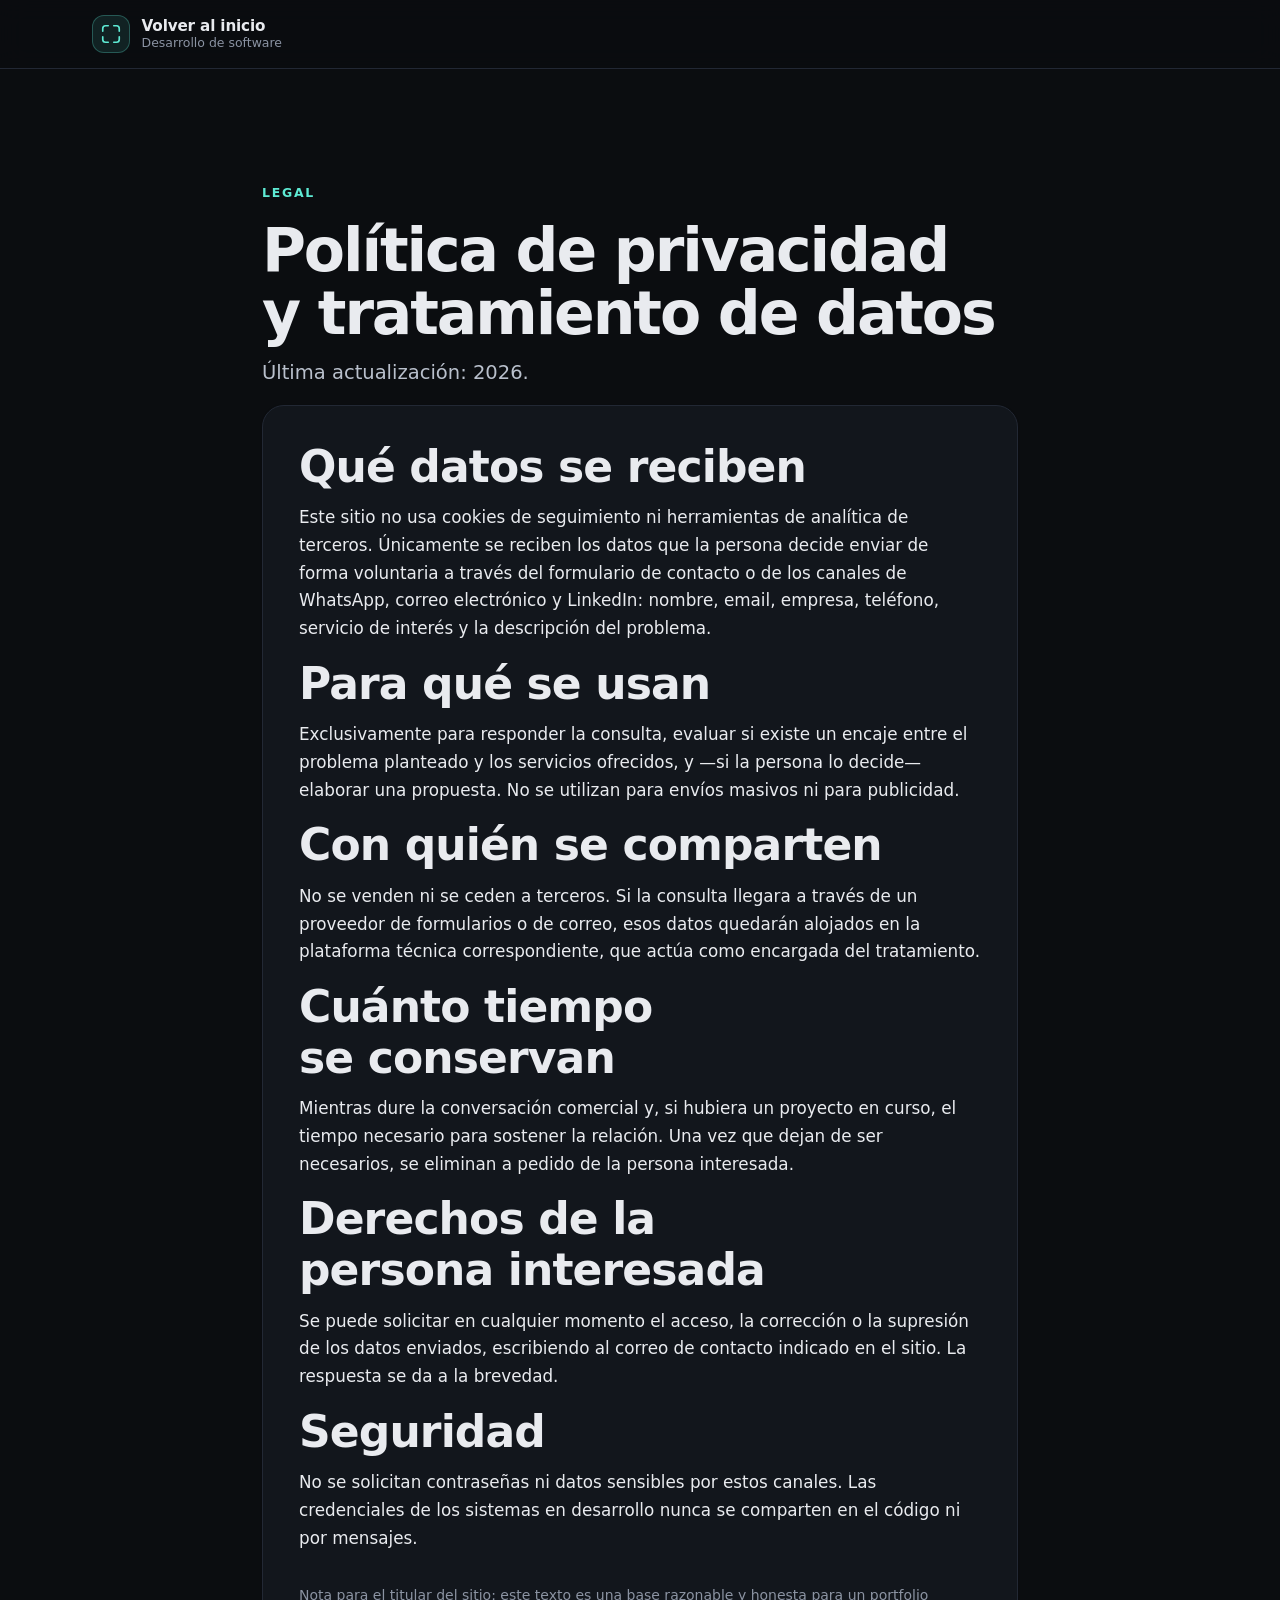
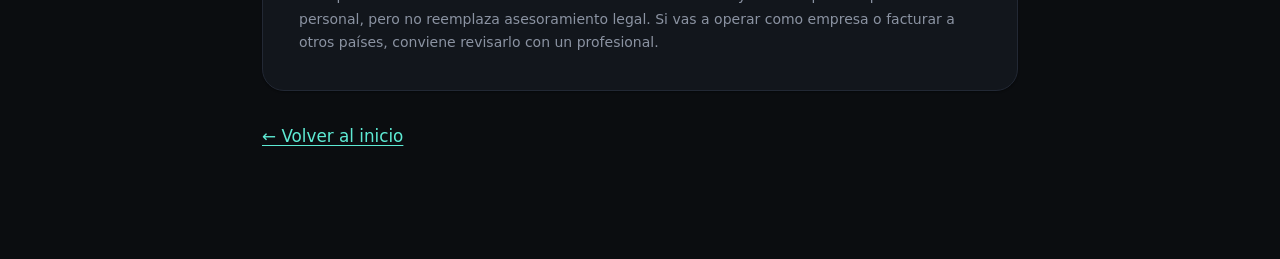
<file: privacidad.html>
<!DOCTYPE html>
<html lang="es-AR">
<head>
<meta charset="utf-8">
<meta name="viewport" content="width=device-width, initial-scale=1">
<title>Política de privacidad y tratamiento de datos</title>
<meta name="description" content="Cómo se tratan los datos de contacto enviados a través de este portfolio.">
<meta name="robots" content="index, follow">
<meta name="theme-color" content="#0b0d10">
<link rel="icon" href="assets/favicon.svg" type="image/svg+xml">
<link rel="stylesheet" href="css/styles.css">
</head>
<body>
<header class="site-header is-scrolled">
  <div class="wrap header-inner">
    <a class="brand" href="index.html">
      <span class="brand-mark" aria-hidden="true">
        <svg viewBox="0 0 24 24" width="22" height="22"><use href="#i-brackets"></use></svg>
      </span>
      <span class="brand-text"><strong>Volver al inicio</strong><small>Desarrollo de software</small></span>
    </a>
  </div>
</header>

<main class="wrap wrap-narrow section">
  <p class="eyebrow">Legal</p>
  <h1>Política de privacidad y tratamiento de datos</h1>
  <p class="lead">Última actualización: <span id="upd">2026</span>.</p>

  <div class="card card-lg">
    <h2>Qué datos se reciben</h2>
    <p>Este sitio no usa cookies de seguimiento ni herramientas de analítica de terceros.
    Únicamente se reciben los datos que la persona decide enviar de forma voluntaria a través
    del formulario de contacto o de los canales de WhatsApp, correo electrónico y LinkedIn:
    nombre, email, empresa, teléfono, servicio de interés y la descripción del problema.</p>

    <h2>Para qué se usan</h2>
    <p>Exclusivamente para responder la consulta, evaluar si existe un encaje entre el
    problema planteado y los servicios ofrecidos, y —si la persona lo decide— elaborar una
    propuesta. No se utilizan para envíos masivos ni para publicidad.</p>

    <h2>Con quién se comparten</h2>
    <p>No se venden ni se ceden a terceros. Si la consulta llegara a través de un proveedor de
    formularios o de correo, esos datos quedarán alojados en la plataforma técnica
    correspondiente, que actúa como encargada del tratamiento.</p>

    <h2>Cuánto tiempo se conservan</h2>
    <p>Mientras dure la conversación comercial y, si hubiera un proyecto en curso, el tiempo
    necesario para sostener la relación. Una vez que dejan de ser necesarios, se eliminan a
    pedido de la persona interesada.</p>

    <h2>Derechos de la persona interesada</h2>
    <p>Se puede solicitar en cualquier momento el acceso, la corrección o la supresión de los
    datos enviados, escribiendo al correo de contacto indicado en el sitio. La respuesta se da
    a la brevedad.</p>

    <h2>Seguridad</h2>
    <p>No se solicitan contraseñas ni datos sensibles por estos canales. Las credenciales de
    los sistemas en desarrollo nunca se comparten en el código ni por mensajes.</p>

    <p class="muted small" style="margin-top:2rem">
      Nota para el titular del sitio: este texto es una base razonable y honesta para un
      portfolio personal, pero no reemplaza asesoramiento legal. Si vas a operar como empresa
      o facturar a otros países, conviene revisarlo con un profesional.</p>
  </div>

  <p style="margin-top:2rem"><a href="index.html">← Volver al inicio</a></p>
</main>

<svg width="0" height="0" style="position:absolute" aria-hidden="true">
  <defs>
    <symbol id="i-brackets" viewBox="0 0 24 24"><path d="M9 3H6a3 3 0 0 0-3 3v3M15 3h3a3 3 0 0 1 3 3v3M9 21H6a3 3 0 0 1-3-3v-3M15 21h3a3 3 0 0 0 3-3v-3" fill="none" stroke="currentColor" stroke-width="1.8" stroke-linecap="round"/></symbol>
  </defs>
</svg>
<script>document.getElementById("upd").textContent = String(new Date().getFullYear());</script>
</body>
</html>
</file>
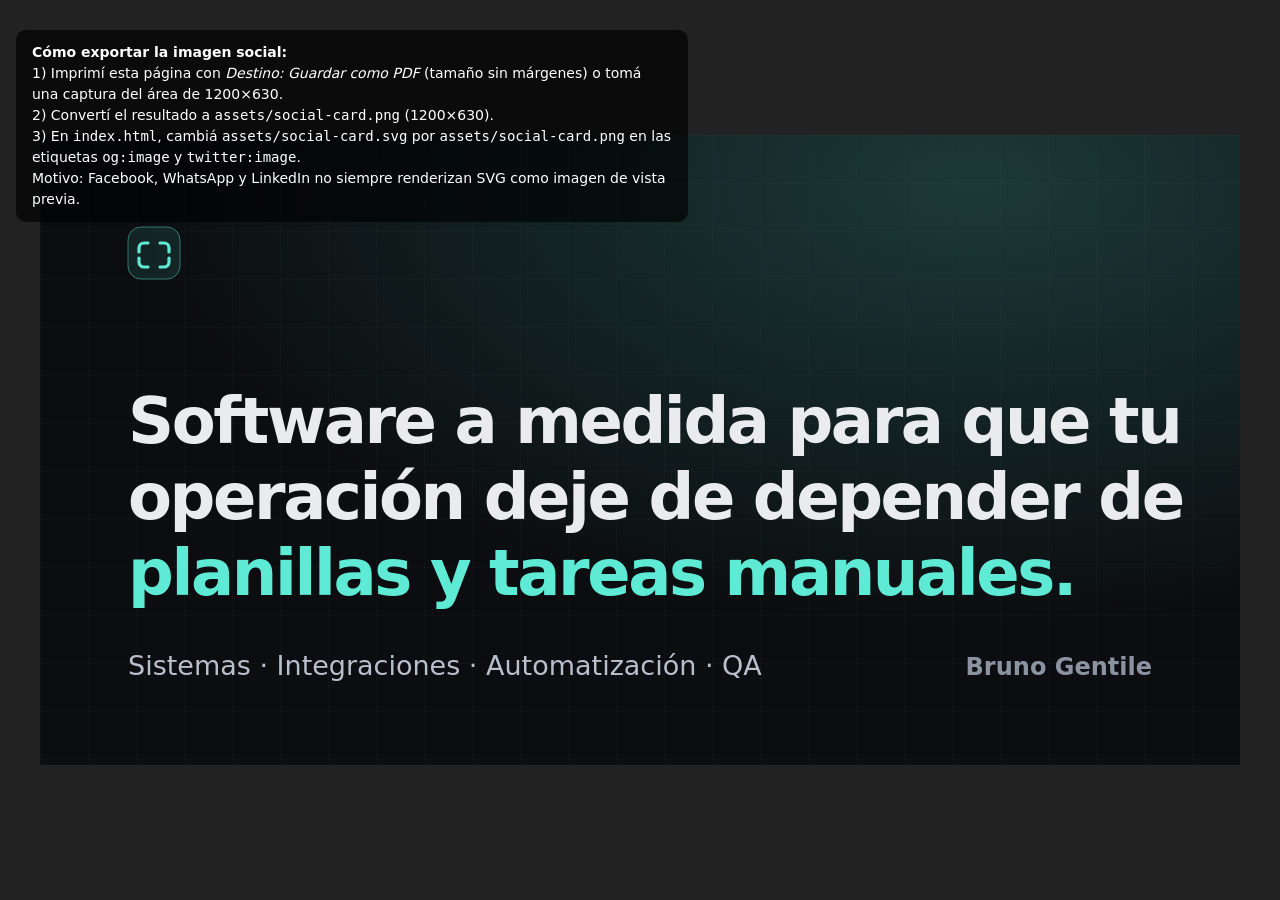
<file: assets/social-card.html>
<!DOCTYPE html>
<html lang="es-AR">
<head>
<meta charset="utf-8">
<title>Exportar tarjeta social a PNG (1200×630)</title>
<style>
  html, body { margin: 0; background: #222; display: grid; place-items: center; min-height: 100vh; }
  .stage { width: 1200px; height: 630px; }
  .stage img { display: block; width: 1200px; height: 630px; }
  .hint { position: fixed; top: 16px; left: 16px; color: #fff; font: 14px/1.5 system-ui, sans-serif;
          background: rgba(0,0,0,.65); padding: 12px 16px; border-radius: 10px; max-width: 640px; }
  @media print {
    .hint { display: none; }
    html, body { background: #fff; display: block; }
    @page { size: 1200px 630px; margin: 0; }
    .stage { width: 1200px; height: 630px; }
  }
</style>
</head>
<body>
  <p class="hint">
    <strong>Cómo exportar la imagen social:</strong><br>
    1) Imprimí esta página con <em>Destino: Guardar como PDF</em> (tamaño sin márgenes) o
    tomá una captura del área de 1200×630.<br>
    2) Convertí el resultado a <code>assets/social-card.png</code> (1200×630).<br>
    3) En <code>index.html</code>, cambiá <code>assets/social-card.svg</code> por
    <code>assets/social-card.png</code> en las etiquetas <code>og:image</code> y
    <code>twitter:image</code>.<br>
    Motivo: Facebook, WhatsApp y LinkedIn no siempre renderizan SVG como imagen de vista previa.
  </p>
  <div class="stage">
    <img src="social-card.svg" alt="Tarjeta social del portfolio, 1200 por 630 píxeles">
  </div>
</body>
</html>
</file>
<file: css/styles.css>
/* ============================================================================
   IDENTIDAD VISUAL — PORTFOLIO DE DESARROLLO DE SOFTWARE
   ----------------------------------------------------------------------------
   Estructura del archivo:
     01. Tokens de diseño (color, tipografía, espaciado, radios, sombras)
     02. Reset y base
     03. Layout y utilidades
     04. Tipografía y encabezados de sección
     05. Botones
     06. Tarjetas y chips
     07. Header y navegación
     08. Hero y mockup de interfaz
     09. Problemas, servicios y paquetes
     10. Proyectos / demos
     11. Proceso
     12. Sobre mí
     13. FAQ
     14. Contacto y formulario
     15. Footer y aviso de borrador
     16. Accesibilidad, animaciones y responsive
   ========================================================================== */

/* ======================= 01. TOKENS DE DISEÑO ============================ */
:root {
  /* --- Color ---
     Paleta sobria: un negro azulado, un papel cálido y un único acento
     verde-agua. El acento se usa con moderación para que mantenga fuerza. */
  --bg:            #0b0d10;
  --bg-alt:        #0e1116;
  --surface:       #12161c;
  --surface-2:     #161b23;
  --border:        #222834;
  --border-strong: #2e3543;

  --text:          #e9ebef;
  --text-soft:     #b9c0cc;
  --text-muted:    #8b93a2;

  --accent:        #5eead4;
  --accent-strong: #2dd4bf;
  --accent-ink:    #04211c;
  --accent-soft:   rgba(94, 234, 212, 0.10);
  --accent-line:   rgba(94, 234, 212, 0.28);

  --ok:      #7ee0a8;
  --warn:    #f0c274;
  --danger:  #ff8c8c;

  /* --- Tipografía ---
     Pila del sistema: cero peticiones externas, carga instantánea, buen
     renderizado en Windows, macOS, Linux y móviles. */
  --font-sans: ui-sans-serif, system-ui, -apple-system, "Segoe UI", Roboto,
               "Helvetica Neue", Arial, "Noto Sans", sans-serif;
  --font-mono: ui-monospace, "SF Mono", "Cascadia Mono", "Segoe UI Mono",
               "Roboto Mono", Menlo, Consolas, monospace;

  /* Escala fluida: el mínimo rige en móvil y el máximo en pantallas grandes. */
  --fs-display: clamp(2.1rem, 1.3rem + 3.2vw, 3.75rem);
  --fs-h2:      clamp(1.75rem, 1.15rem + 2.4vw, 2.75rem);
  --fs-h3:      clamp(1.2rem, 1.02rem + 0.75vw, 1.5rem);
  --fs-h4:      clamp(1.02rem, 0.96rem + 0.3vw, 1.15rem);
  --fs-lead:    clamp(1.03rem, 0.96rem + 0.4vw, 1.22rem);
  --fs-body:    clamp(0.97rem, 0.94rem + 0.18vw, 1.05rem);
  --fs-sm:      0.875rem;
  --fs-xs:      0.78rem;

  /* --- Espaciado (escala de 4px) --- */
  --sp-1: 0.25rem;  --sp-2: 0.5rem;   --sp-3: 0.75rem;  --sp-4: 1rem;
  --sp-5: 1.25rem;  --sp-6: 1.5rem;   --sp-8: 2rem;     --sp-10: 2.5rem;
  --sp-12: 3rem;    --sp-16: 4rem;    --sp-20: 5rem;    --sp-24: 6rem;

  --section-y: clamp(3.5rem, 2rem + 6vw, 7rem);
  --wrap: 1160px;
  --wrap-narrow: 820px;

  /* --- Bordes y sombras --- */
  --r-sm: 8px;  --r-md: 12px;  --r-lg: 16px;  --r-xl: 22px;  --r-pill: 999px;
  --shadow-sm: 0 1px 2px rgba(0,0,0,.4);
  --shadow-md: 0 8px 24px -12px rgba(0,0,0,.7);
  --shadow-lg: 0 24px 60px -28px rgba(0,0,0,.85);

  --ring: 0 0 0 3px rgba(94,234,212,.35);
  --ease: cubic-bezier(.22,.61,.36,1);
  --t-fast: 140ms var(--ease);
  --t: 240ms var(--ease);
}

/* ============================ 02. RESET / BASE ========================== */
*, *::before, *::after { box-sizing: border-box; }

html {
  scroll-behavior: smooth;
  scroll-padding-top: 5.5rem;           /* deja aire bajo el header fijo */
  -webkit-text-size-adjust: 100%;
}
@media (prefers-reduced-motion: reduce) {
  html { scroll-behavior: auto; }
}

body {
  margin: 0;
  background: var(--bg);
  color: var(--text);
  font-family: var(--font-sans);
  font-size: var(--fs-body);
  line-height: 1.65;
  -webkit-font-smoothing: antialiased;
  -moz-osx-font-smoothing: grayscale;
  overflow-x: hidden;
}

img, svg { max-width: 100%; }
svg.ico { width: 1.15em; height: 1.15em; flex: none; }
svg.ico-lg { width: 1.6rem; height: 1.6rem; }

a { color: var(--accent); text-decoration-thickness: 1px; text-underline-offset: 3px; }
a:hover { color: var(--accent-strong); }

:focus-visible { outline: none; box-shadow: var(--ring); border-radius: var(--r-sm); }

::selection { background: var(--accent); color: var(--accent-ink); }

hr { border: 0; border-top: 1px solid var(--border); margin: var(--sp-8) 0; }

/* ========================== 03. LAYOUT / UTIL =========================== */
.wrap { width: 100%; max-width: var(--wrap); margin-inline: auto; padding-inline: clamp(1.1rem, 4vw, 2rem); }
.wrap-narrow { max-width: var(--wrap-narrow); }

.section { padding-block: var(--section-y); }
.section-tight { padding-block: clamp(2.5rem, 6vw, 4rem); }
.section-alt {
  background:
    radial-gradient(900px 400px at 50% -10%, rgba(94,234,212,.05), transparent 70%),
    var(--bg-alt);
  border-block: 1px solid var(--border);
}

.grid { display: grid; gap: var(--sp-5); }
.grid-2 { grid-template-columns: repeat(auto-fit, minmax(min(100%, 320px), 1fr)); }
.grid-3 { grid-template-columns: repeat(auto-fit, minmax(min(100%, 290px), 1fr)); }
.grid-4 { grid-template-columns: repeat(auto-fit, minmax(min(100%, 240px), 1fr)); }

.skip-link {
  position: absolute; left: -9999px; top: 0; z-index: 200;
  background: var(--accent); color: var(--accent-ink);
  padding: var(--sp-3) var(--sp-5); border-radius: 0 0 var(--r-md) 0;
  font-weight: 700;
}
.skip-link:focus { left: 0; }

.muted { color: var(--text-muted); }
.small { font-size: var(--fs-sm); }
code {
  font-family: var(--font-mono); font-size: .88em;
  background: var(--surface-2); border: 1px solid var(--border);
  padding: .1em .4em; border-radius: 6px; color: var(--accent);
}

/* ========================= 04. TIPOGRAFÍA / TITULARES =================== */
h1, h2, h3, h4 { line-height: 1.15; letter-spacing: -0.02em; margin: 0 0 var(--sp-3); font-weight: 700; text-wrap: balance; }
p { margin: 0 0 var(--sp-4); text-wrap: pretty; }
p:last-child, ul:last-child, dl:last-child { margin-bottom: 0; }

h1 {
  font-size: var(--fs-display);
  letter-spacing: -0.035em;
  line-height: 1.05;
  font-weight: 800;
}
h2 { font-size: var(--fs-h2); }
h3 { font-size: var(--fs-h3); }
h4 { font-size: var(--fs-h4); letter-spacing: -0.01em; }

.hl {
  color: var(--accent);
  /* Subrayado fino bajo el texto clave: marca sin gritar. */
  background-image: linear-gradient(transparent 68%, var(--accent-line) 68%);
  background-repeat: no-repeat;
}

.lead { font-size: var(--fs-lead); color: var(--text-soft); line-height: 1.6; }

.eyebrow {
  display: inline-flex; align-items: center; gap: var(--sp-2);
  font-size: var(--fs-xs); font-weight: 700; letter-spacing: .14em;
  text-transform: uppercase; color: var(--accent);
  margin: 0 0 var(--sp-4);
}
.eyebrow .dot {
  width: 6px; height: 6px; border-radius: 50%; background: var(--accent);
  box-shadow: 0 0 0 4px var(--accent-soft);
}

.section-head { max-width: 62ch; margin-bottom: clamp(2rem, 4vw, 3.25rem); }
.section-head-center { text-align: center; margin-inline: auto; }
.section-head-center .eyebrow { justify-content: center; }
.section-title-sm { font-size: var(--fs-h3); max-width: 42ch; margin-bottom: var(--sp-6); }
.section-lead { font-size: var(--fs-lead); color: var(--text-soft); margin: 0; }

.link-more {
  display: inline-flex; align-items: center; gap: .35em;
  font-size: var(--fs-sm); font-weight: 600; margin-top: auto;
  text-decoration: none;
}
.link-more .ico { transition: transform var(--t-fast); }
.link-more:hover .ico { transform: translateX(3px); }

/* ============================== 05. BOTONES ============================= */
.btn {
  display: inline-flex; align-items: center; justify-content: center; gap: .55em;
  font: inherit; font-weight: 650; font-size: var(--fs-sm);
  padding: .72em 1.15em; border-radius: var(--r-pill);
  border: 1px solid transparent; cursor: pointer;
  text-decoration: none; white-space: nowrap;
  transition: transform var(--t-fast), background var(--t-fast),
              border-color var(--t-fast), color var(--t-fast), box-shadow var(--t-fast);
}
.btn:active { transform: translateY(1px); }
.btn[aria-disabled="true"] { opacity: .75; }

.btn-primary {
  background: var(--accent); color: var(--accent-ink);
  box-shadow: 0 6px 20px -8px rgba(94,234,212,.55);
}
.btn-primary:hover { background: #7df0dd; color: var(--accent-ink); }

.btn-outline {
  background: transparent; color: var(--text);
  border-color: var(--border-strong);
}
.btn-outline:hover { border-color: var(--accent); color: var(--accent); background: var(--accent-soft); }

.btn-ghost { background: transparent; color: var(--text-soft); border-color: transparent; }
.btn-ghost:hover { color: var(--text); background: var(--surface-2); }

.btn-lg { padding: .95em 1.6em; font-size: 1rem; }
.btn-sm { padding: .55em .95em; font-size: var(--fs-xs); }
.btn-block { width: 100%; }

.btn.is-loading { pointer-events: none; opacity: .8; }
.btn .spinner {
  width: 1em; height: 1em; border-radius: 50%;
  border: 2px solid currentColor; border-top-color: transparent;
  display: none; animation: spin .7s linear infinite;
}
.btn.is-loading .spinner { display: inline-block; }
@keyframes spin { to { transform: rotate(360deg); } }

/* ========================= 06. TARJETAS Y CHIPS ========================= */
.card {
  background: var(--surface);
  border: 1px solid var(--border);
  border-radius: var(--r-lg);
  padding: clamp(1.15rem, 2.5vw, 1.6rem);
  box-shadow: var(--shadow-sm);
  transition: border-color var(--t), transform var(--t), box-shadow var(--t);
}
.card:hover { border-color: var(--border-strong); }
.card-lg { border-radius: var(--r-xl); padding: clamp(1.3rem, 3vw, 2.25rem); }

.chip {
  display: inline-block; font-size: var(--fs-xs); font-weight: 650;
  padding: .2em .65em; border-radius: var(--r-pill);
  border: 1px solid var(--border-strong); color: var(--text-soft);
  background: var(--surface-2);
}
.chip-ok { color: var(--ok); border-color: rgba(126,224,168,.35); background: rgba(126,224,168,.08); }
.chip-warn { color: var(--warn); border-color: rgba(240,194,116,.35); background: rgba(240,194,116,.08); }

.tag {
  display: inline-block; font-size: var(--fs-xs); font-weight: 700;
  letter-spacing: .02em; padding: .25em .7em; border-radius: var(--r-pill);
  border: 1px solid var(--border-strong); color: var(--text-soft);
  background: var(--surface-2); white-space: nowrap;
}
.tag-primary { color: var(--accent); border-color: var(--accent-line); background: var(--accent-soft); }

.ticks { list-style: none; margin: 0; padding: 0; display: grid; gap: var(--sp-2); }
.ticks li { position: relative; padding-left: 1.5em; color: var(--text-soft); font-size: var(--fs-sm); }
.ticks li::before {
  content: ""; position: absolute; left: 0; top: .55em;
  width: .85em; height: .45em; border-left: 2px solid var(--accent);
  border-bottom: 2px solid var(--accent); transform: rotate(-45deg);
}
.ticks-2col { grid-template-columns: repeat(auto-fit, minmax(min(100%, 260px), 1fr)); }

.chips { list-style: none; display: flex; flex-wrap: wrap; gap: var(--sp-2); margin: 0; padding: 0; }
.chips li {
  font-size: var(--fs-xs); font-weight: 650; color: var(--text);
  background: var(--surface-2); border: 1px solid var(--border);
  padding: .3em .7em; border-radius: var(--r-sm);
}

/* ======================= 07. HEADER Y NAVEGACIÓN ======================= */
.site-header {
  position: sticky; top: 0; z-index: 100;
  background: rgba(11,13,16,.72);
  backdrop-filter: saturate(140%) blur(12px);
  -webkit-backdrop-filter: saturate(140%) blur(12px);
  border-bottom: 1px solid transparent;
  transition: border-color var(--t), background var(--t);
}
.site-header.is-scrolled { border-bottom-color: var(--border); background: rgba(11,13,16,.9); }

.header-inner { display: flex; align-items: center; justify-content: space-between; gap: var(--sp-4); min-height: 4.25rem; }

.brand { display: inline-flex; align-items: center; gap: var(--sp-3); text-decoration: none; color: var(--text); }
.brand-mark {
  display: grid; place-items: center; width: 2.35rem; height: 2.35rem;
  border-radius: var(--r-md); color: var(--accent);
  background: var(--accent-soft); border: 1px solid var(--accent-line);
}
.brand-text { display: flex; flex-direction: column; line-height: 1.15; }
.brand-text strong { font-size: .95rem; letter-spacing: -.01em; }
.brand-text small { font-size: var(--fs-xs); color: var(--text-muted); }

.nav { display: flex; align-items: center; gap: var(--sp-6); }
.nav ul { display: flex; gap: var(--sp-5); list-style: none; margin: 0; padding: 0; }
.nav ul a {
  color: var(--text-soft); text-decoration: none; font-size: var(--fs-sm);
  font-weight: 550; padding: .4em 0; position: relative;
}
.nav ul a::after {
  content: ""; position: absolute; left: 0; right: 100%; bottom: 0;
  height: 1.5px; background: var(--accent); transition: right var(--t);
}
.nav ul a:hover { color: var(--text); }
.nav ul a:hover::after { right: 0; }

.nav-toggle {
  display: none; background: transparent; border: 1px solid var(--border-strong);
  border-radius: var(--r-md); padding: .55rem .6rem; cursor: pointer; color: var(--text);
}
.nav-toggle-bars { display: grid; gap: 4px; }
.nav-toggle-bars i { display: block; width: 18px; height: 2px; background: currentColor; border-radius: 2px; transition: transform var(--t-fast), opacity var(--t-fast); }
.nav-toggle[aria-expanded="true"] .nav-toggle-bars i:nth-child(1) { transform: translateY(6px) rotate(45deg); }
.nav-toggle[aria-expanded="true"] .nav-toggle-bars i:nth-child(2) { opacity: 0; }
.nav-toggle[aria-expanded="true"] .nav-toggle-bars i:nth-child(3) { transform: translateY(-6px) rotate(-45deg); }

/* ========================== 08. HERO / MOCKUP ========================== */
.hero { position: relative; padding-block: clamp(3rem, 2rem + 7vw, 7rem) clamp(3rem, 2rem + 5vw, 6rem); overflow: hidden; }
.hero-glow {
  position: absolute; inset: -30% 20% auto; height: 480px; z-index: 0;
  background: radial-gradient(closest-side, rgba(94,234,212,.16), transparent 72%);
  filter: blur(20px); pointer-events: none;
}
.hero-grid {
  position: relative; z-index: 1;
  display: grid; grid-template-columns: minmax(0, 1.18fr) minmax(0, .82fr);
  gap: clamp(2rem, 5vw, 4rem); align-items: center;
}
.hero-copy h1 { margin-bottom: var(--sp-5); }
.hero-copy .lead { max-width: 56ch; margin-bottom: var(--sp-8); }
.hero-actions { display: flex; flex-wrap: wrap; gap: var(--sp-3); margin-bottom: var(--sp-8); }

.hero-facts { list-style: none; margin: 0; padding: 0; display: grid; gap: var(--sp-3); }
.hero-facts li { display: flex; align-items: center; gap: var(--sp-3); color: var(--text-soft); font-size: var(--fs-sm); }
.hero-facts .ico { color: var(--accent); }

.hero-visual { display: flex; flex-direction: column; gap: var(--sp-3); }
.mock {
  border: 1px solid var(--border-strong); border-radius: var(--r-lg);
  background: linear-gradient(180deg, var(--surface-2), var(--surface));
  box-shadow: var(--shadow-lg); overflow: hidden;
  transform: perspective(1200px) rotateY(-4deg) rotateX(1.5deg);
}
.mock-bar { display: flex; align-items: center; gap: var(--sp-3); padding: .6rem .85rem; border-bottom: 1px solid var(--border); background: var(--bg-alt); }
.mock-dots { display: inline-flex; gap: 5px; }
.mock-dots i { width: 9px; height: 9px; border-radius: 50%; background: var(--border-strong); }
.mock-dots i:nth-child(1) { background: #f0705f; }
.mock-dots i:nth-child(2) { background: var(--warn); }
.mock-dots i:nth-child(3) { background: var(--ok); }
.mock-url { font-family: var(--font-mono); font-size: var(--fs-xs); color: var(--text-muted); }
.mock-body { padding: var(--sp-5); display: grid; gap: var(--sp-4); }
.mock-head { display: flex; align-items: flex-start; justify-content: space-between; gap: var(--sp-3); }
.mock-title { margin: 0; font-weight: 700; font-size: .95rem; }
.mock-sub { margin: .15rem 0 0; font-size: var(--fs-xs); color: var(--text-muted); }
.mock-tiles { display: grid; grid-template-columns: repeat(3, 1fr); gap: var(--sp-3); }
.tile { background: var(--surface); border: 1px solid var(--border); border-radius: var(--r-md); padding: var(--sp-3); display: grid; gap: .15rem; }
.tile-n { font-size: 1.25rem; font-weight: 750; letter-spacing: -.02em; color: var(--accent); }
.tile-l { font-size: 0.7rem; color: var(--text-muted); line-height: 1.3; }
.mock-table { display: grid; gap: 1px; border: 1px solid var(--border); border-radius: var(--r-md); overflow: hidden; background: var(--border); }
.mock-table .row { display: grid; grid-template-columns: 1fr 1.2fr .9fr; gap: var(--sp-2); align-items: center; padding: .5rem .7rem; background: var(--surface); font-size: var(--fs-xs); color: var(--text-soft); }
.mock-table .r-head { background: var(--surface-2); color: var(--text-muted); font-weight: 700; text-transform: uppercase; letter-spacing: .06em; font-size: .66rem; }
.mock-caption { font-size: var(--fs-xs); color: var(--text-muted); text-align: right; }

/* ==================== 09. PROBLEMAS / SERVICIOS / PAQUETES ============= */
.prob { display: flex; flex-direction: column; gap: var(--sp-3); }
.prob .ico-lg { color: var(--accent); }
.prob h3 { font-size: 1.05rem; margin-bottom: 0; }
.prob p { font-size: var(--fs-sm); color: var(--text-soft); margin: 0; }

.svc { margin-bottom: var(--sp-5); }
.svc:hover { transform: translateY(-2px); box-shadow: var(--shadow-md); }
.svc-head { display: flex; align-items: flex-start; gap: var(--sp-4); flex-wrap: wrap; padding-bottom: var(--sp-5); border-bottom: 1px solid var(--border); margin-bottom: var(--sp-6); }
.svc-num { font-family: var(--font-mono); font-size: .95rem; font-weight: 700; color: var(--accent); background: var(--accent-soft); border: 1px solid var(--accent-line); border-radius: var(--r-sm); padding: .3rem .55rem; line-height: 1; }
.svc-title { flex: 1 1 320px; }
.svc-title h3 { margin-bottom: .3rem; }
.svc-title p { margin: 0; color: var(--text-soft); font-size: var(--fs-sm); }

.svc-grid { display: grid; grid-template-columns: repeat(auto-fit, minmax(min(100%, 250px), 1fr)); gap: var(--sp-6); }
.svc-block h4 { font-size: var(--fs-xs); text-transform: uppercase; letter-spacing: .1em; color: var(--accent); margin-bottom: var(--sp-3); }
.svc-block p { font-size: var(--fs-sm); color: var(--text-soft); }
.svc-foot { display: flex; align-items: center; justify-content: space-between; gap: var(--sp-4); flex-wrap: wrap; margin-top: var(--sp-6); padding-top: var(--sp-5); border-top: 1px solid var(--border); }
.svc-note { margin: 0; font-size: var(--fs-sm); color: var(--text-muted); }

.packages { margin-top: var(--sp-10); }
.packages-head { max-width: 68ch; margin-bottom: var(--sp-8); }
.packages-head p { color: var(--text-soft); font-size: var(--fs-sm); margin: 0; }
.pkg { background: var(--surface-2); border: 1px solid var(--border); border-radius: var(--r-md); padding: var(--sp-5); display: flex; flex-direction: column; gap: var(--sp-2); transition: border-color var(--t); }
.pkg:hover { border-color: var(--accent-line); }
.pkg h4 { margin: 0; }
.pkg p { font-size: var(--fs-sm); color: var(--text-soft); margin: 0; flex: 1; }
.pkg-svc { font-size: var(--fs-xs) !important; color: var(--text-muted) !important; font-weight: 650; text-transform: uppercase; letter-spacing: .07em; }
.pkg-accent { border-color: var(--accent-line); background: linear-gradient(180deg, var(--accent-soft), transparent); }

.pricing { margin-top: var(--sp-8); border-top: 1px solid var(--border); padding-top: var(--sp-5); }
.pricing summary { cursor: pointer; font-weight: 650; color: var(--text); list-style: none; display: flex; align-items: center; gap: .5em; }
.pricing summary::-webkit-details-marker { display: none; }
.pricing summary::after { content: "+"; color: var(--accent); font-weight: 700; font-size: 1.1em; }
.pricing[open] summary::after { content: "–"; }
.pricing-body { margin-top: var(--sp-5); color: var(--text-soft); font-size: var(--fs-sm); }

/* ====================== 10. PROYECTOS / DEMOS ========================== */
.notice {
  display: flex; gap: var(--sp-3); align-items: flex-start;
  background: var(--accent-soft); border: 1px solid var(--accent-line);
  border-radius: var(--r-md); padding: var(--sp-4) var(--sp-5); margin-bottom: var(--sp-8);
}
.notice .ico { color: var(--accent); margin-top: .15em; }
.notice p { margin: 0; font-size: var(--fs-sm); color: var(--text-soft); }

.proj-grid { align-items: stretch; }
.proj { display: flex; flex-direction: column; gap: var(--sp-4); }
.proj:hover { transform: translateY(-3px); box-shadow: var(--shadow-md); border-color: var(--border-strong); }
.proj-top { display: flex; align-items: center; justify-content: space-between; gap: var(--sp-3); }
.proj-code { font-family: var(--font-mono); font-size: var(--fs-xs); color: var(--text-muted); letter-spacing: .05em; }
.status { font-size: var(--fs-xs); font-weight: 700; padding: .22em .7em; border-radius: var(--r-pill); border: 1px solid; }
.status-dev { color: var(--warn); border-color: rgba(240,194,116,.4); background: rgba(240,194,116,.08); }
.status-plan { color: var(--text-soft); border-color: var(--border-strong); background: var(--surface-2); }
.status-live { color: var(--ok); border-color: rgba(126,224,168,.4); background: rgba(126,224,168,.08); }
.proj h3 { margin: 0; }
.proj-claim { font-size: var(--fs-sm); color: var(--accent); margin: 0; font-weight: 600; }
.proj-dl { margin: 0; display: grid; gap: var(--sp-3); }
.proj-dl > div { border-top: 1px solid var(--border); padding-top: var(--sp-3); }
.proj-dl dt { font-size: var(--fs-xs); text-transform: uppercase; letter-spacing: .08em; color: var(--text-muted); font-weight: 700; margin-bottom: .2rem; }
.proj-dl dd { margin: 0; font-size: var(--fs-sm); color: var(--text-soft); }
.proj-foot { margin: 0; font-size: var(--fs-xs); color: var(--text-muted); border-top: 1px dashed var(--border-strong); padding-top: var(--sp-3); }

.proj-cta { display: flex; align-items: center; justify-content: space-between; gap: var(--sp-5); flex-wrap: wrap; margin-top: var(--sp-8); padding: var(--sp-6); border: 1px solid var(--border); border-radius: var(--r-lg); background: var(--surface); }
.proj-cta p { margin: 0; font-weight: 600; }

/* ============================= 11. PROCESO ============================= */
.steps { list-style: none; margin: 0; padding: 0; display: grid; grid-template-columns: repeat(auto-fit, minmax(min(100%, 260px), 1fr)); gap: var(--sp-5); counter-reset: step; }
.step { position: relative; padding: var(--sp-6) var(--sp-5) var(--sp-5); background: var(--surface); border: 1px solid var(--border); border-radius: var(--r-lg); }
.step-n { display: grid; place-items: center; width: 2.2rem; height: 2.2rem; border-radius: var(--r-md); background: var(--accent-soft); border: 1px solid var(--accent-line); color: var(--accent); font-weight: 750; font-family: var(--font-mono); margin-bottom: var(--sp-4); }
.step h3 { font-size: 1.05rem; }
.step p { font-size: var(--fs-sm); color: var(--text-soft); margin: 0; }

.proc-notes { margin-top: var(--sp-6); }
.note-card h3 { display: flex; align-items: center; gap: .5em; font-size: 1rem; }
.note-card h3 .ico { color: var(--accent); }
.note-card p { font-size: var(--fs-sm); color: var(--text-soft); margin: 0; }
.note-card .ticks li { font-size: var(--fs-sm); }

/* ============================ 12. SOBRE MÍ ============================= */
.about-grid { display: grid; grid-template-columns: minmax(0, 1.25fr) minmax(0, .85fr); gap: clamp(2rem, 4vw, 3.5rem); align-items: start; }
.about-main p { color: var(--text-soft); }
.about-main strong { color: var(--text); font-weight: 650; }
.about-actions { display: flex; flex-wrap: wrap; gap: var(--sp-3); margin-top: var(--sp-6); }
.about-side { display: grid; gap: var(--sp-4); position: sticky; top: 5.5rem; }
.stack-card h3 { font-size: 1rem; }
.stack-note { font-size: var(--fs-xs); color: var(--text-muted); margin-bottom: var(--sp-4); }
.stack-group { margin-bottom: var(--sp-4); }
.stack-group:last-child { margin-bottom: 0; }
.stack-group h4 { font-size: var(--fs-xs); text-transform: uppercase; letter-spacing: .09em; color: var(--text-muted); margin-bottom: var(--sp-2); }

/* =============================== 13. FAQ =============================== */
.faq { display: grid; gap: var(--sp-3); }
.qa { background: var(--surface); border: 1px solid var(--border); border-radius: var(--r-md); overflow: hidden; transition: border-color var(--t); }
.qa[open] { border-color: var(--border-strong); }
.qa summary { cursor: pointer; padding: var(--sp-4) var(--sp-5); font-weight: 620; list-style: none; display: flex; justify-content: space-between; align-items: center; gap: var(--sp-4); }
.qa summary::-webkit-details-marker { display: none; }
.qa summary::after { content: "+"; color: var(--accent); font-weight: 700; font-size: 1.25em; flex: none; transition: transform var(--t-fast); }
.qa[open] summary::after { content: "–"; }
.qa summary:hover { background: var(--surface-2); }
.qa-body { padding: 0 var(--sp-5) var(--sp-5); }
.qa-body p { color: var(--text-soft); font-size: var(--fs-sm); margin: 0; }

/* ====================== 14. CONTACTO Y FORMULARIO ====================== */
.contact-grid { display: grid; grid-template-columns: minmax(0, 1fr) minmax(0, 1fr); gap: clamp(2rem, 4vw, 3.5rem); align-items: start; }
.contact-intro .lead { color: var(--text-soft); }
.contact-points { list-style: none; margin: var(--sp-6) 0; padding: 0; display: grid; gap: var(--sp-3); }
.contact-points li { display: flex; gap: var(--sp-3); align-items: flex-start; font-size: var(--fs-sm); color: var(--text-soft); }
.contact-points .ico { color: var(--accent); margin-top: .15em; }
.contact-channels { display: grid; gap: var(--sp-3); margin-bottom: var(--sp-4); }
.channel-row { display: flex; flex-wrap: wrap; gap: var(--sp-3); }

.contact-form h3 { margin-bottom: var(--sp-2); }
.form-note { min-height: 1.2em; font-size: var(--fs-sm); margin: 0 0 var(--sp-4); }
.form-note.is-error { color: var(--danger); }
.form-note.is-success { color: var(--ok); }
.form-note.is-loading { color: var(--text-muted); }

.field { margin-bottom: var(--sp-4); }
.field-row { display: grid; grid-template-columns: 1fr 1fr; gap: var(--sp-4); }
.field label { display: block; font-size: var(--fs-sm); font-weight: 600; margin-bottom: var(--sp-2); }
.req { color: var(--accent); }
.opt { color: var(--text-muted); font-weight: 400; font-size: var(--fs-xs); }

input[type="text"], input[type="email"], input[type="tel"], select, textarea {
  width: 100%; font: inherit; font-size: var(--fs-sm); color: var(--text);
  background: var(--bg-alt); border: 1px solid var(--border-strong);
  border-radius: var(--r-md); padding: .7em .85em;
  transition: border-color var(--t-fast), box-shadow var(--t-fast);
}
textarea { resize: vertical; min-height: 7rem; }
select { appearance: none; background-image: linear-gradient(45deg, transparent 50%, var(--text-muted) 50%), linear-gradient(135deg, var(--text-muted) 50%, transparent 50%); background-position: calc(100% - 18px) 1.15em, calc(100% - 13px) 1.15em; background-size: 5px 5px, 5px 5px; background-repeat: no-repeat; padding-right: 2.2rem; }
input::placeholder, textarea::placeholder { color: var(--text-muted); opacity: .8; }

input:focus, select:focus, textarea:focus { outline: none; border-color: var(--accent); box-shadow: var(--ring); }
input.has-error, select.has-error, textarea.has-error { border-color: var(--danger); }
input.has-error:focus, select.has-error:focus, textarea.has-error:focus { box-shadow: 0 0 0 3px rgba(255,140,140,.3); }

.error { color: var(--danger); font-size: var(--fs-xs); margin: .35rem 0 0; min-height: 0; }
.error:empty { display: none; }
.hint { color: var(--text-muted); font-size: var(--fs-xs); margin: .35rem 0 0; }

.field-check { display: flex; gap: var(--sp-3); align-items: flex-start; }
.field-check input { width: 1.15rem; height: 1.15rem; margin-top: .2rem; accent-color: var(--accent); flex: none; }
.field-check label { font-size: var(--fs-xs); font-weight: 400; color: var(--text-soft); margin: 0; }
.field-check .error { flex-basis: 100%; }

.honeypot { position: absolute; left: -9999px; width: 1px; height: 1px; overflow: hidden; }

.form-foot { margin: var(--sp-4) 0 0; }

/* ===================== 15. FOOTER Y AVISO DE BORRADOR ================== */
.site-footer { background: var(--bg-alt); border-top: 1px solid var(--border); padding-top: clamp(2.5rem, 5vw, 4rem); }
.footer-grid { display: grid; grid-template-columns: minmax(0, 1.4fr) minmax(0, 1fr) minmax(0, 1fr); gap: clamp(1.5rem, 4vw, 3rem); padding-bottom: var(--sp-8); }
.footer-brand { display: flex; gap: var(--sp-3); align-items: flex-start; }
.footer-brand strong { display: block; margin-bottom: var(--sp-2); }
.footer-brand p { font-size: var(--fs-sm); color: var(--text-muted); margin: 0; }
.footer-title { font-size: var(--fs-xs); text-transform: uppercase; letter-spacing: .1em; color: var(--text-muted); margin-bottom: var(--sp-4); }
.footer-nav ul, .footer-contact ul { list-style: none; margin: 0; padding: 0; display: grid; gap: var(--sp-2); }
.footer-nav a, .footer-contact a { color: var(--text-soft); text-decoration: none; font-size: var(--fs-sm); display: inline-flex; align-items: center; gap: .5em; }
.footer-nav a:hover, .footer-contact a:hover { color: var(--accent); }
.footer-bottom { display: flex; justify-content: space-between; gap: var(--sp-4); flex-wrap: wrap; padding-block: var(--sp-5); border-top: 1px solid var(--border); }
.footer-bottom p { margin: 0; font-size: var(--fs-xs); color: var(--text-muted); }
.footer-links { display: inline-flex; gap: var(--sp-4); }
.footer-links a { color: var(--text-muted); text-decoration: none; }
.footer-links a:hover { color: var(--accent); }

.draft-banner {
  position: fixed; inset: auto var(--sp-4) var(--sp-4); z-index: 150;
  display: flex; align-items: center; gap: var(--sp-3); flex-wrap: wrap;
  background: var(--warn); color: #2a1e05;
  border-radius: var(--r-md); padding: var(--sp-3) var(--sp-4);
  box-shadow: var(--shadow-lg); font-size: var(--fs-sm); font-weight: 550;
  max-width: 720px; margin-inline: auto;
}
/* El atributo [hidden] debe ganarle a display:flex (lo sobreescribe). */
.draft-banner[hidden] { display: none; }
.draft-banner code { background: rgba(0,0,0,.14); border-color: rgba(0,0,0,.2); color: #2a1e05; }
.draft-banner button {
  margin-left: auto; font: inherit; font-weight: 700; cursor: pointer;
  background: rgba(0,0,0,.14); color: #2a1e05; border: 0;
  border-radius: var(--r-sm); padding: .3em .8em;
}
.draft-banner button:hover { background: rgba(0,0,0,.24); }

/* ================ 16. ACCESIBILIDAD / ANIMACIÓN / RESPONSIVE =========== */
.will-reveal { opacity: 0; transform: translateY(14px); transition: opacity .5s var(--ease), transform .5s var(--ease); }
.will-reveal.is-visible { opacity: 1; transform: none; }

@media (prefers-reduced-motion: reduce) {
  *, *::before, *::after { animation-duration: .001ms !important; animation-iteration-count: 1 !important; transition-duration: .001ms !important; }
  .mock { transform: none; }
}

/* Tableta */
@media (max-width: 1024px) {
  .hero-grid { grid-template-columns: 1fr; }
  .hero-visual { order: -1; max-width: 560px; }
  .about-grid, .contact-grid { grid-template-columns: 1fr; }
  .about-side { position: static; }
  .footer-grid { grid-template-columns: 1fr 1fr; }
}

/* Móvil */
@media (max-width: 900px) {
  .nav-toggle { display: block; }
  .nav {
    position: fixed; inset: 4.25rem 0 auto; z-index: 99;
    flex-direction: column; align-items: stretch; gap: var(--sp-4);
    background: var(--bg-alt); border-bottom: 1px solid var(--border);
    padding: var(--sp-5) clamp(1.1rem, 4vw, 2rem) var(--sp-8);
    box-shadow: var(--shadow-lg);
    transform: translateY(-12px); opacity: 0; visibility: hidden;
    transition: opacity var(--t), transform var(--t), visibility var(--t);
    max-height: calc(100dvh - 4.25rem); overflow-y: auto;
  }
  .nav.is-open { transform: none; opacity: 1; visibility: visible; }
  .nav ul { flex-direction: column; gap: var(--sp-1); }
  .nav ul a { display: block; padding: var(--sp-3) 0; border-bottom: 1px solid var(--border); font-size: 1rem; }
  .nav ul a::after { display: none; }
  .nav .btn { align-self: flex-start; margin-top: var(--sp-2); }
  .mock { transform: none; }
}

@media (max-width: 620px) {
  .footer-grid { grid-template-columns: 1fr; }
  .field-row { grid-template-columns: 1fr; }
  .mock-tiles { grid-template-columns: 1fr 1fr; }
  .mock-table .row { grid-template-columns: 1fr 1fr; }
  .mock-table .row span:nth-child(3) { display: none; }
  .svc-head { gap: var(--sp-3); }
  .svc-foot { flex-direction: column; align-items: stretch; }
  .svc-foot .btn { width: 100%; }
  .proj-cta { flex-direction: column; align-items: flex-start; }
  .hero-actions .btn { flex: 1 1 100%; }
}

/* Impresión */
@media print {
  .site-header, .nav-toggle, .draft-banner, .hero-glow, .hero-visual { display: none !important; }
  .will-reveal { opacity: 1 !important; transform: none !important; }
  body { background: #fff; color: #000; }
  a { color: #000; }
  .card, .step, .qa { border-color: #ccc; }
}
</file>
